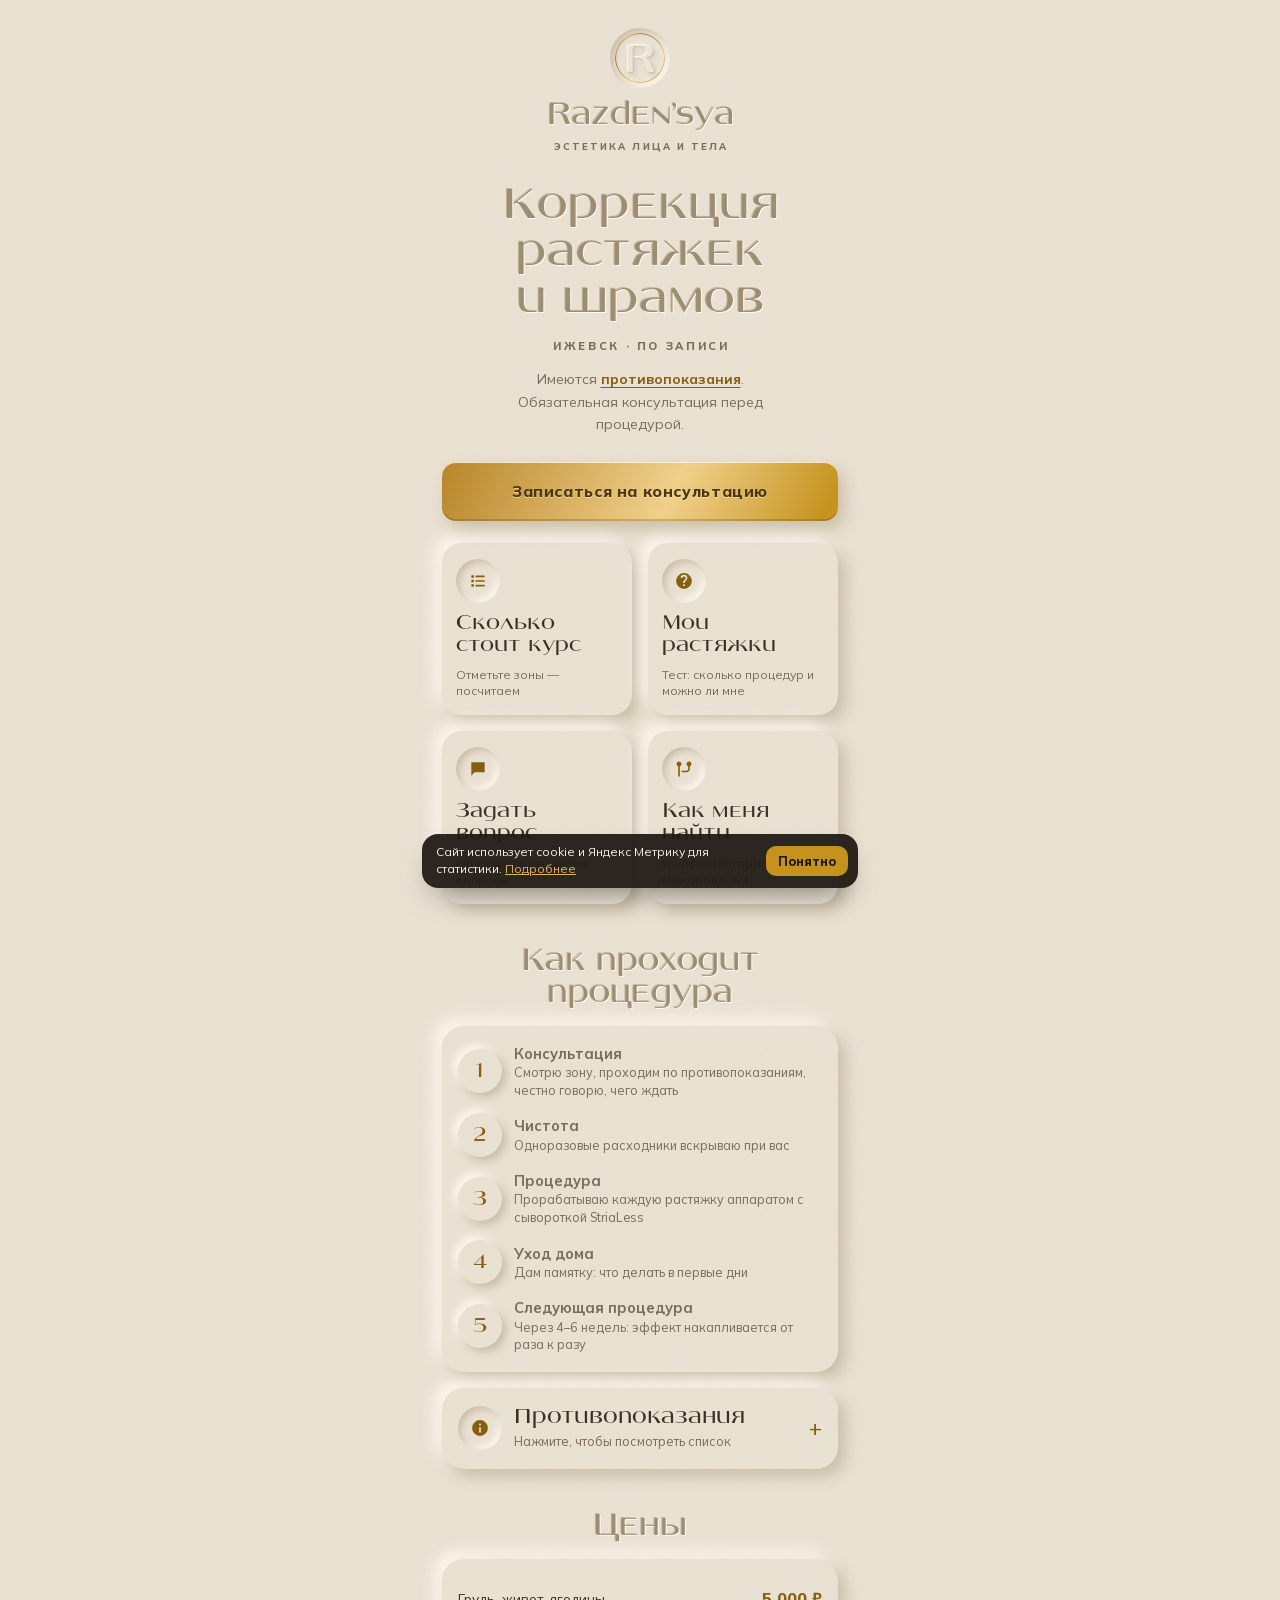
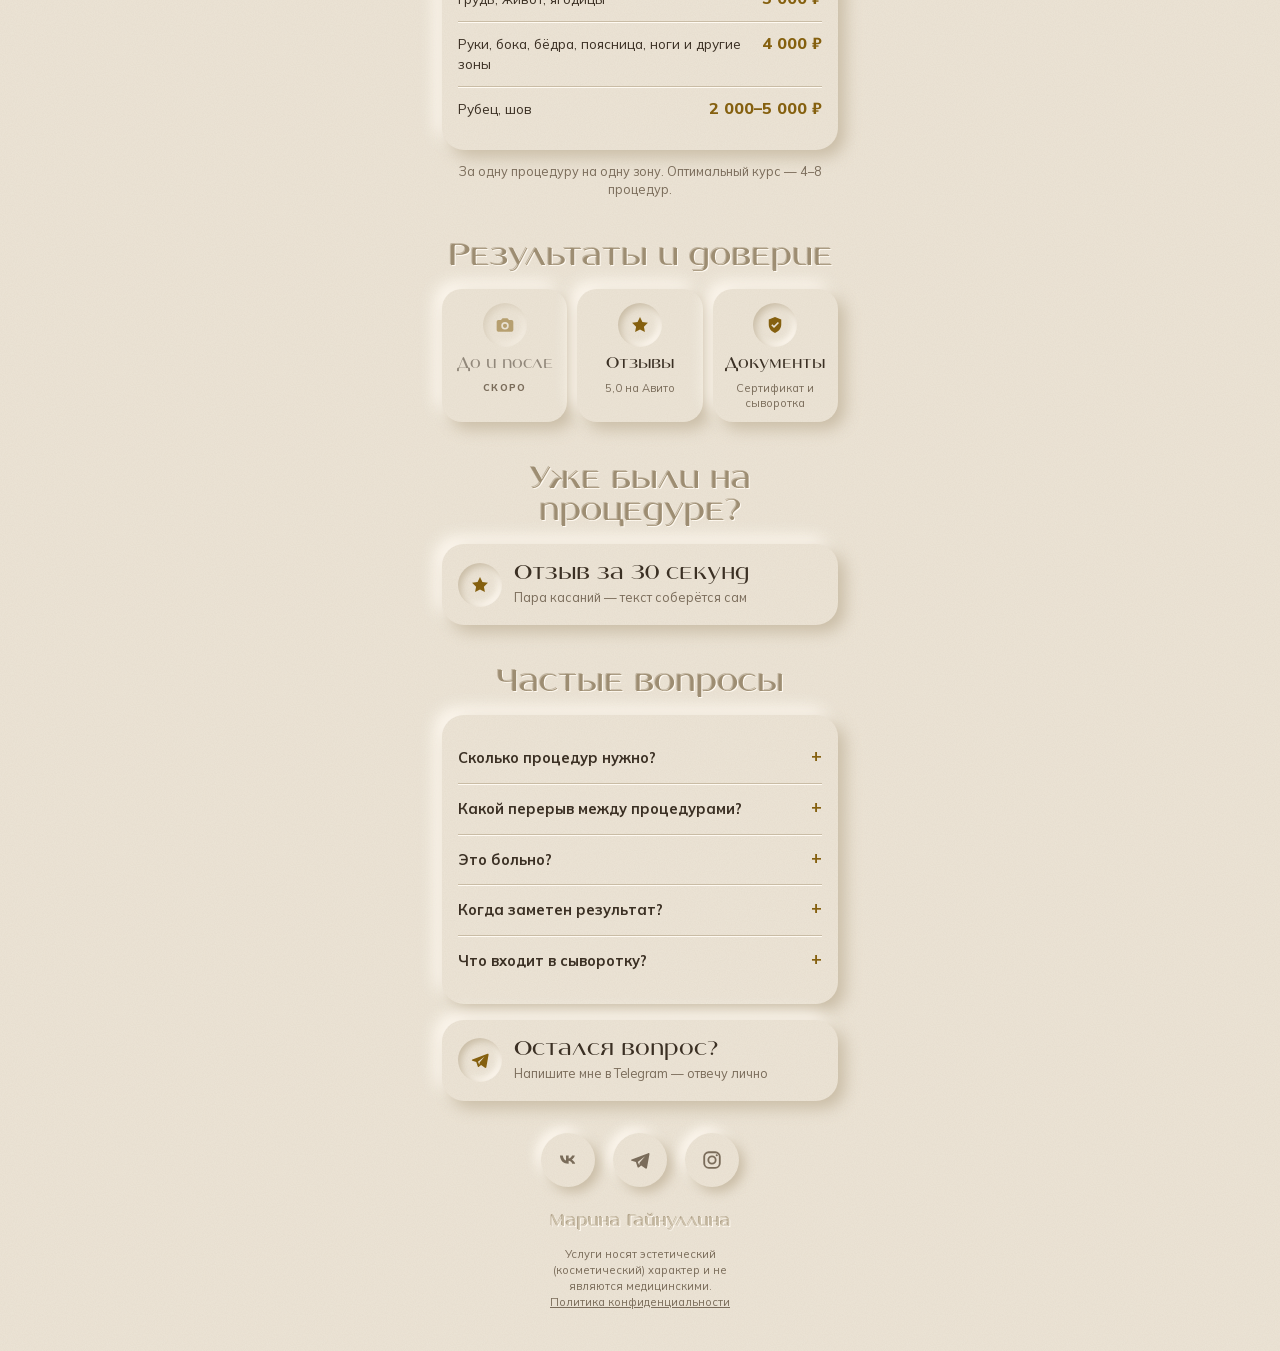
<file: index.html>
<!doctype html>
<html lang="ru">
<head>
<meta charset="utf-8">
<meta name="viewport" content="width=device-width, initial-scale=1, viewport-fit=cover">
<title>Razden’sya · коррекция растяжек и шрамов, Ижевск</title>
<meta name="description" content="Коррекция растяжек и шрамов в Ижевске: аппарат и сыворотка StriaLess. Цены, тест «Мои растяжки», запись к Марине.">
<meta property="og:title" content="Razden’sya · коррекция растяжек и шрамов">
<meta property="og:description" content="Ижевск, по записи. Цены, тест «Мои растяжки» и запись к Марине.">
<meta property="og:image" content="https://razdensya18.ru/img/shapka.jpg">
<link rel="preload" href="common/mulish-cyrillic.woff2" as="font" type="font/woff2" crossorigin>
<link rel="stylesheet" href="common/brand.css">
<style>
/* Тиснение: плотный хлопковый картон. При открытии пресс выдавливает монограмму, плитки поднимаются из бумаги, по фольге кнопки пробегает блеск */
:root { --card: #ece4d6; --hi: #fffaf2; --lo: #c9bca5; --ink: #3b3024; --soft: #7a6c5a;
  --grain: url("data:image/svg+xml;utf8,<svg xmlns='http://www.w3.org/2000/svg' width='160' height='160'><filter id='n'><feTurbulence type='fractalNoise' baseFrequency='.9' numOctaves='2' stitchTiles='stitch'/><feColorMatrix values='0 0 0 0 .35  0 0 0 0 .28  0 0 0 0 .18  0 0 0 .08 0'/></filter><rect width='100%' height='100%' filter='url(%23n)'/></svg>") }
html, body { background: var(--card) var(--grain) }
body { color: var(--ink) }
.wrap { max-width: 440px; margin: 0 auto; padding: 28px max(22px, env(safe-area-inset-left, 0px)) 40px; text-align: center }
.head { display: grid; justify-items: center; gap: 12px; text-align: center }
.seal { position: relative; width: 60px; height: 60px; border-radius: 50%; display: grid; place-items: center; box-shadow: inset 3px 3px 7px var(--lo), inset -3px -3px 7px var(--hi); animation: deboss 1.6s cubic-bezier(.3,0,.2,1) .2s both }
@keyframes deboss { from { box-shadow: inset 0 0 0 var(--lo), inset 0 0 0 var(--hi) } }
.seal::before { content: ""; position: absolute; inset: 5px; border-radius: 50%; border: 1.2px solid transparent; background: linear-gradient(140deg, #e9c56f, #8f6c22, #e9c56f, #b8862a) border-box; -webkit-mask: linear-gradient(#000 0 0) padding-box, linear-gradient(#000 0 0); -webkit-mask-composite: xor; mask-composite: exclude; animation: spin 14s linear infinite, ring 1.2s ease 1s both }
@keyframes spin { to { transform: rotate(360deg) } }
@keyframes ring { from { opacity: 0 } }
.seal span { font: 400 42px/1 var(--f-display); color: var(--card); text-shadow: -1px -1px 1px var(--hi), 1px 1px 2px var(--lo), 2px 3px 5px rgba(80,60,30,.12); transform: translateY(3px); animation: press 1.6s cubic-bezier(.3,0,.2,1) .5s both }
@keyframes press { 0% { text-shadow: 0 0 0 var(--hi), 0 0 0 var(--lo), 0 0 0 transparent; transform: translateY(3px) scale(1.12); opacity: .4 } 55% { transform: translateY(3px) scale(.96) } 100% { transform: translateY(3px) } }
.brand { animation: show .8s ease .3s both }
.brand b { display: block; font: 400 32px/1 var(--f-display); color: #9d8d72; text-shadow: 1px 1px 0 var(--hi), -1px -1px 0 rgba(120,100,70,.35) }
.brand small { display: block; margin-top: 7px; padding-left: .22em; font-size: 9.5px; font-weight: 800; letter-spacing: .22em; text-transform: uppercase; color: var(--soft) }
.title { margin: 30px 0 0; font: 400 clamp(36px, 10.6vw, 46px)/1.02 var(--f-display); color: #9d8d72; text-shadow: 1px 1px 0 var(--hi), -1px -1px 0 rgba(120,100,70,.35); text-wrap: balance; animation: show .8s ease .35s both }
@keyframes show { from { opacity: 0; letter-spacing: .08em } }
.slogan { margin: 14px 0 0; padding-left: .24em; font-size: 11px; font-weight: 800; letter-spacing: .24em; text-transform: uppercase; color: var(--soft); animation: show .8s ease .45s both }
.intro { margin: 14px auto 0; font-size: 14px; line-height: 1.6; color: var(--soft); max-width: 31ch; animation: show .8s ease .55s both }
.foil { position: relative; overflow: hidden; display: block; margin: 26px 0 0; padding: 18px; border-radius: 14px; text-decoration: none;
  background: linear-gradient(115deg, #b8862a 0%, #f0d08a 30%, #c5921e 50%, #f3dc9c 70%, #a8791c 100%); background-size: 200% 100%;
  color: #4a3810; font-weight: 800; font-size: 15.5px; letter-spacing: .04em; text-shadow: 0 1px 0 rgba(255,240,200,.6);
  box-shadow: 0 1px 0 rgba(255,250,235,.8) inset, 0 -2px 0 rgba(90,60,10,.25) inset, 6px 8px 16px rgba(120,90,40,.25); animation: foil 4.5s ease-in-out infinite }
@keyframes foil { 50% { background-position: 100% 0 } }
/* плитки поднимаются из бумаги: тень растёт */
.rv .tile[data-reveal], .rv .emb[data-reveal] { opacity: 1; transform: translateY(6px); box-shadow: 0 0 0 var(--lo), 0 0 0 var(--hi); transition: box-shadow 1s cubic-bezier(.2,.8,.2,1), transform 1s cubic-bezier(.2,.8,.2,1); transition-delay: calc(var(--i, 0) * 110ms) }
.rv .tile[data-reveal].in, .rv .emb[data-reveal].in { transform: none; box-shadow: 7px 7px 16px var(--lo), -7px -7px 16px var(--hi) }
.tiles { margin: 22px 0 0; display: grid; grid-template-columns: 1fr 1fr; gap: 16px; text-align: left }
.tile, .emb { background: var(--card) var(--grain); box-shadow: 7px 7px 16px var(--lo), -7px -7px 16px var(--hi) }
.tile { display: grid; gap: 10px; align-content: start; padding: 16px 14px; border-radius: 20px; text-decoration: none; color: var(--ink) }
.tile:active, .review:active { box-shadow: inset 5px 5px 12px var(--lo), inset -5px -5px 12px var(--hi) !important }
.dimple { width: 44px; height: 44px; border-radius: 50%; display: grid; place-items: center; color: var(--gold-t); box-shadow: inset 3px 3px 7px var(--lo), inset -3px -3px 7px var(--hi) }
.dimple svg { width: 20px; height: 20px; fill: currentColor }
.tile b { font: 400 21px/1.05 var(--f-display) }
.tile .d { font-size: 12px; color: var(--soft); line-height: 1.35 }
.trust { display: grid; grid-template-columns: repeat(3, minmax(0, 1fr)); gap: 10px }
.trust .tile { justify-items: center; text-align: center; gap: 8px; padding: 14px 6px 12px }
.trust .tile b { font-size: 16px; line-height: 1.1 }
.trust .tile .d { font-size: 11px }
.trust .soon .dimple, .trust .soon b { opacity: .5 }
.trust .soon .d { font-weight: 800; letter-spacing: .12em; text-transform: uppercase; font-size: 9.5px }
.h2 { margin: 42px 0 16px; font: 400 32px/1 var(--f-display); color: #9d8d72; text-shadow: 1px 1px 0 var(--hi), -1px -1px 0 rgba(120,100,70,.35) }
.emb { border-radius: 22px; padding: 18px 16px; text-align: left }
.steps { list-style: none; margin: 0; padding: 0; display: grid; gap: 14px; counter-reset: s }
.steps li { counter-increment: s; display: grid; grid-template-columns: 44px 1fr; gap: 12px; align-items: center }
.steps li::before { content: counter(s); width: 44px; height: 44px; border-radius: 50%; display: grid; place-items: center; font: 400 22px/1 var(--f-display); color: var(--gold-t); box-shadow: 4px 4px 9px var(--lo), -4px -4px 9px var(--hi) }
.steps b { display: block; font-size: 14.5px }
.steps span { display: block; font-size: 12.5px; color: var(--soft); line-height: 1.4 }
.price div { display: grid; grid-template-columns: 1fr auto; gap: 12px; align-items: baseline; padding: 12px 0; border-bottom: 1px solid var(--lo); box-shadow: 0 1px 0 var(--hi) }
.price div:last-child { border-bottom: 0; box-shadow: none }
.price span { font-size: 13.5px }
.price b { font: 800 16px/1 var(--f-body); color: var(--gold-t); white-space: nowrap }
.note { margin: 12px 0 0; font-size: 12.5px; color: var(--soft) }
.review { display: grid; grid-template-columns: 44px 1fr; gap: 12px; align-items: center; text-decoration: none; color: var(--ink) }
.review b { display: block; font: 400 22px/1.05 var(--f-display) }
.review .d { display: block; margin-top: 3px; font-size: 12.5px; color: var(--soft) }
.faq details { border-bottom: 1px solid var(--lo); box-shadow: 0 1px 0 var(--hi) }
.faq details:last-child { border-bottom: 0; box-shadow: none }
.faq summary { list-style: none; cursor: pointer; padding: 14px 0; display: flex; justify-content: space-between; gap: 10px; font-weight: 700; font-size: 14.5px }
.faq summary::-webkit-details-marker { display: none }
.faq summary::after { content: "+"; color: var(--gold-t); font-size: 18px; line-height: 1; transition: transform .3s }
.faq details[open] summary::after { transform: rotate(45deg) }
.faq p a { color: var(--gold-t); font-weight: 800 }
.faq p { margin: 0 0 12px; font-size: 13px; line-height: 1.5; color: var(--soft) }
.links { display: flex; justify-content: center; gap: 18px; margin: 32px 0 0 }
.links a { width: 54px; height: 54px; border-radius: 50%; display: grid; place-items: center; color: var(--soft); box-shadow: 5px 5px 12px var(--lo), -5px -5px 12px var(--hi) }
.links a:active { box-shadow: inset 4px 4px 9px var(--lo), inset -4px -4px 9px var(--hi) }
.links svg { width: 22px; height: 22px; fill: currentColor }
.legal a { color: var(--soft) }
.intro a { color: var(--gold-t); font-weight: 700; text-underline-offset: 3px }
.contra { margin-top: 16px; scroll-margin-top: 24px }
.contra p a { color: var(--gold-t); font-weight: 800 }
.ask { margin-top: 16px }
.contra summary { list-style: none; cursor: pointer; display: grid; grid-template-columns: 44px 1fr auto; gap: 12px; align-items: center }
.contra summary::-webkit-details-marker { display: none }
.contra summary::after { content: "+"; color: var(--gold-t); font-size: 22px; line-height: 1; transition: transform .3s }
.contra[open] summary::after { transform: rotate(45deg) }
.contra summary b { display: block; font: 400 22px/1.05 var(--f-display) }
.contra summary .d { display: block; margin-top: 3px; font-size: 12.5px; color: var(--soft) }
.contra ul { margin: 14px 0 0; padding: 12px 0 0 18px; border-top: 1px solid var(--lo); box-shadow: inset 0 1px 0 var(--hi) }
.contra li { margin: 0 0 4px; font-size: 13.5px; line-height: 1.45 }
.contra li::marker { color: var(--gold-t) }
.contra p { margin: 10px 0 0; font-size: 12.5px; line-height: 1.45; color: var(--soft) }
.legal { margin: 14px auto 0; max-width: 30ch; font-size: 11px; line-height: 1.45; color: var(--soft) }
.sign { margin: 24px 0 0; font: 400 17px/1.3 var(--f-display); color: #cbbfa9; text-shadow: 1px 1px 0 var(--hi), -1px -1px 0 #b1a38a }
@media (prefers-reduced-motion: reduce) { .seal, .seal::before, .seal span, .brand, .title, .slogan, .intro, .foil { animation: none } }
</style>
<script>(function(m,e,t,r,i,k,a){m[i]=m[i]||function(){(m[i].a=m[i].a||[]).push(arguments)};m[i].l=1*new Date();for(var j=0;j<document.scripts.length;j++){if(document.scripts[j].src===r){return}}k=e.createElement(t),a=e.getElementsByTagName(t)[0],k.async=1,k.src=r,a.parentNode.insertBefore(k,a)})(window,document,"script","https://mc.yandex.ru/metrika/tag.js?id=113952603","ym");ym(113952603,"init",{ssr:true,clickmap:true,referrer:document.referrer,url:location.href,accurateTrackBounce:true,trackLinks:true});</script>
<noscript><div><img src="https://mc.yandex.ru/watch/113952603" style="position:absolute;left:-9999px" alt=""></div></noscript>
</head>
<body data-site="tisnenie">
<main class="wrap">
  <header class="head">
    <div class="seal" aria-hidden="true"><span>R</span></div>
    <div class="brand"><b>Razden’sya</b><small>Эстетика лица и тела</small></div>
  </header>
  <h1 class="title">Коррекция растяжек и шрамов</h1>
  <p class="slogan">Ижевск · по записи</p>
  <p class="intro">Имеются <a href="#protivopokazaniya">противопоказания</a>. Обязательная консультация перед процедурой.</p>
  <a class="foil" href="https://dikidi.ru/2193435" data-book>Записаться на консультацию</a>
  <div class="tiles">
    <a class="tile" data-reveal="0" href="kalkulyator.html"><span class="dimple" data-icon="list"></span><b>Сколько стоит курс</b><span class="d">Отметьте зоны — посчитаем</span></a>
    <a class="tile" data-reveal="1" href="test.html"><span class="dimple" data-icon="help"></span><b>Мои растяжки</b><span class="d">Тест: сколько процедур и можно ли мне</span></a>
    <a class="tile" data-reveal="2" href="chat.html"><span class="dimple" data-icon="chat"></span><b>Задать вопрос</b><span class="d">Мои ответы на частые вопросы</span></a>
    <a class="tile" data-reveal="3" href="kak-doiti.html"><span class="dimple" data-icon="route"></span><b>Как меня найти</b><span class="d">ул. Архитектора Сергея Макарова, 6/1</span></a>
  </div>

  <h2 class="h2">Как проходит процедура</h2>
  <div class="emb" data-reveal><ol class="steps">
    <li><span><b>Консультация</b><span>Смотрю зону, проходим по противопоказаниям, честно говорю, чего ждать</span></span></li>
    <li><span><b>Чистота</b><span>Одноразовые расходники вскрываю при вас</span></span></li>
    <li><span><b>Процедура</b><span>Прорабатываю каждую растяжку аппаратом с сывороткой StriaLess</span></span></li>
    <li><span><b>Уход дома</b><span>Дам памятку: что делать в первые дни</span></span></li>
    <li><span><b>Следующая процедура</b><span>Через 4–6 недель: эффект накапливается от раза к разу</span></span></li>
  </ol></div>
  <details class="emb contra" id="protivopokazaniya" data-reveal><summary><span class="dimple" data-icon="info"></span><span><b>Противопоказания</b><span class="d">Нажмите, чтобы посмотреть список</span></span></summary>
    <ul><li>СПИД, ВИЧ</li><li>Гепатиты</li><li>Беременность</li><li>Лактация до шести месяцев</li><li>Сахарный диабет I типа</li><li>Тромбофлебит</li><li>Гемофилия</li><li>Псориаз</li><li>Почечная и печёночная недостаточность</li><li>Склонность к келоидным рубцам</li><li>Период проведения лучевой и химиотерапии</li><li>Эпилепсия</li><li>Бронхиальная астма</li><li>ОРЗ/ОРВИ, повышенная температура тела</li><li>Герпес</li><li>Гнойничковые высыпания и воспаления в зоне проведения процедуры</li></ul>
    <p>Если что-то из списка про вас — <a href="https://t.me/razdensya18" data-ask="Здравствуйте, Марина! Хочу уточнить по противопоказаниям: ">напишите мне в Telegram</a> до записи, обсудим.</p>
  </details>

  <h2 class="h2">Цены</h2>
  <div class="emb price" data-reveal><div><span>Грудь, живот, ягодицы</span><b>5 000 ₽</b></div><div><span>Руки, бока, бёдра, поясница, ноги и другие зоны</span><b>4 000 ₽</b></div><div><span>Рубец, шов</span><b>2 000–5 000 ₽</b></div></div>
  <p class="note">За одну процедуру на одну зону. Оптимальный курс — 4–8 процедур.</p>

  <h2 class="h2">Результаты и доверие</h2>
  <div class="trust">
    <div class="tile soon" data-reveal="0"><span class="dimple" data-icon="camera"></span><b>До и после</b><span class="d">скоро</span></div>
    <a class="tile" data-reveal="1" href="otzyvy.html"><span class="dimple" data-icon="star"></span><b>Отзывы</b><span class="d">5,0 на Авито</span></a>
    <a class="tile" data-reveal="2" href="dokumenty.html"><span class="dimple" data-icon="shield"></span><b>Документы</b><span class="d">Сертификат и сыворотка</span></a>
  </div>

  <h2 class="h2">Уже были на процедуре?</h2>
  <a class="emb review" data-reveal href="otzyv.html"><span class="dimple" data-icon="star"></span><span><b>Отзыв за 30 секунд</b><span class="d">Пара касаний — текст соберётся сам</span></span></a>

  <h2 class="h2">Частые вопросы</h2>
  <div class="emb faq" data-reveal>
    <details><summary>Сколько процедур нужно?</summary><p>Оптимально 4–8 процедур на одну зону. Точное число скажу на консультации, когда посмотрю растяжки.</p></details>
    <details><summary>Какой перерыв между процедурами?</summary><p>Не меньше 4 и не больше 6 недель. Так коже хватает времени на восстановление, и при этом не теряется накопительный эффект.</p></details>
    <details><summary>Это больно?</summary><p>Интенсивность ощущений зависит от зоны обработки и индивидуального восприятия. При желании можно нанести крем-анестетик перед процедурой.</p></details>
    <details><summary>Когда заметен результат?</summary><p>Эффект накопительный: растяжки становятся менее заметными от процедуры к процедуре, поэтому важно проходить курс без больших перерывов. Стереть растяжку полностью не может ни одна методика.</p></details>
    <details><summary>Что входит в сыворотку?</summary><p>Работаю с сывороткой StriaLess: ПДРН, трегалоза, гиалуроновая и молочная кислоты, витамин C, пантенол, аллантоин, экстракты центеллы, алоэ и зелёного чая. <a href="sostav.html">Состав и что делает каждый компонент</a></p></details>
  </div>

  <a class="emb review ask" data-reveal href="https://t.me/razdensya18" data-ask="Здравствуйте, Марина! У меня вопрос: "><span class="dimple" data-icon="tg"></span><span><b>Остался вопрос?</b><span class="d">Напишите мне в Telegram — отвечу лично</span></span></a>

  <nav class="links" aria-label="Контакты">
    <a href="https://vk.ru/razdensya_18" target="_blank" rel="noopener" aria-label="Группа ВКонтакте" data-icon="vk"></a>
    <a href="https://t.me/razdensya18" target="_blank" rel="noopener" aria-label="Telegram" data-icon="tg"></a>
    <a href="https://instagram.com/razdensya18" target="_blank" rel="noopener" aria-label="Instagram" data-icon="ig"></a>
  </nav>
  <p class="sign">Марина Гайнуллина</p>
  <p class="legal">Услуги носят эстетический (косметический) характер и не являются медицинскими.<br><a href="politika.html">Политика конфиденциальности</a></p>
</main>
<script src="common/brand.js"></script>
<script>
// ссылка «противопоказания» в шапке раскрывает список
document.querySelector('.intro a').addEventListener("click", function () { document.getElementById("protivopokazaniya").open = true });
if (location.hash == "#protivopokazaniya") document.getElementById("protivopokazaniya").open = true;
</script>
</body>
</html>
</file>
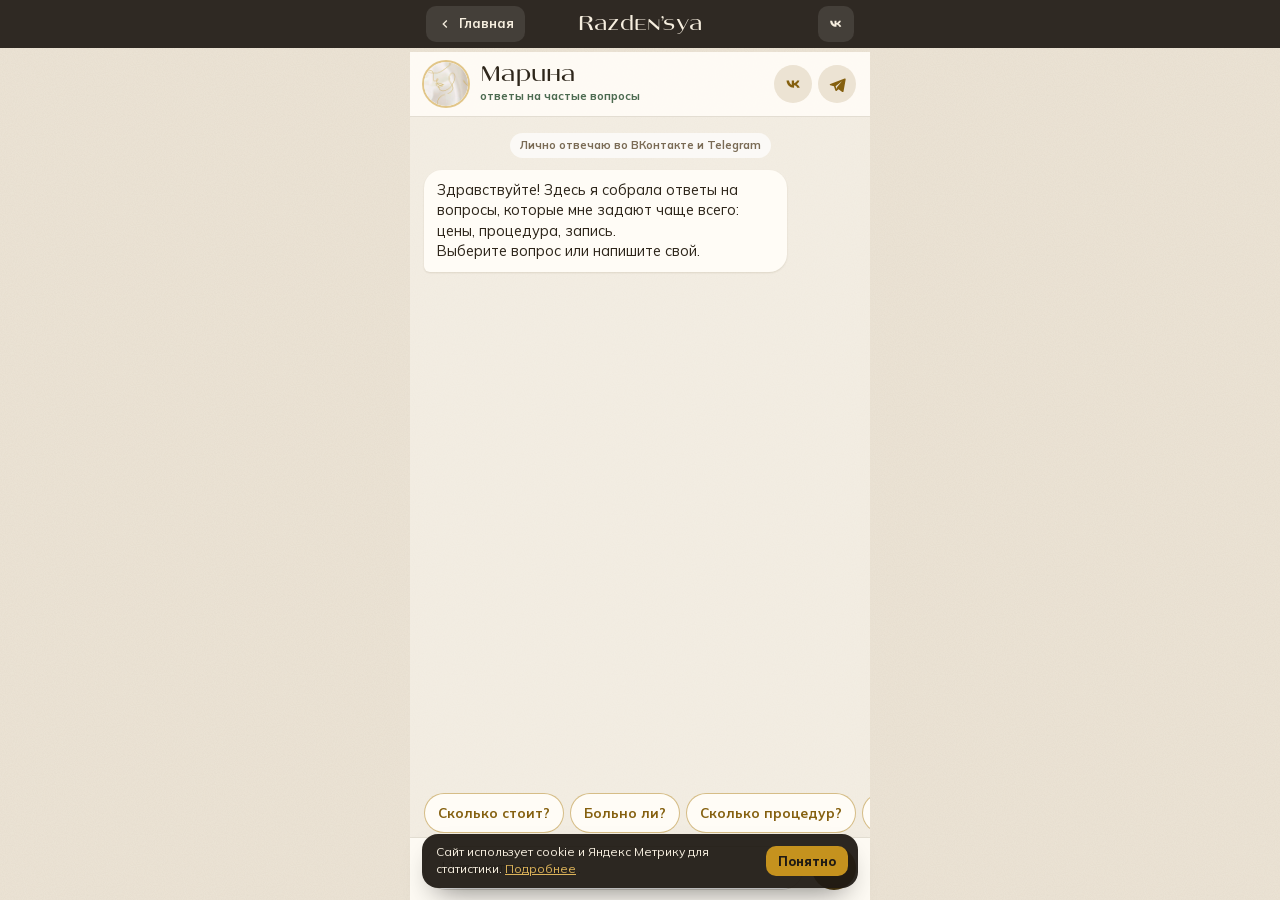
<file: chat.html>
<!doctype html>
<html lang="ru">
<head>
<meta charset="utf-8">
<meta name="viewport" content="width=device-width, initial-scale=1, viewport-fit=cover">
<title>Частые вопросы · Razden’sya</title>
<link rel="preload" href="common/mulish-cyrillic.woff2" as="font" type="font/woff2" crossorigin>
<link rel="stylesheet" href="common/brand.css">
<style>
body { display: flex; flex-direction: column; height: 100vh; height: 100dvh; min-height: 0 }
.app { flex: 1; min-height: 0; display: flex; flex-direction: column; width: 100%; max-width: var(--col); margin: 0 auto; background: rgba(250,246,238,.55) }
.head { display: flex; align-items: center; gap: 12px; padding: 10px max(14px, env(safe-area-inset-right, 0px)) 10px max(14px, env(safe-area-inset-left, 0px)); background: rgba(255,252,246,.92); border-bottom: 1px solid var(--line) }
.head img { width: 44px; height: 44px; border-radius: 50%; box-shadow: 0 0 0 2px rgba(197,146,30,.5) }
.head b { display: block; font-size: 15px }
.head .ttl { display: block; font: 400 23px/1.05 var(--f-display); color: var(--ink) }
.head span { font-size: 11.5px; color: var(--ok); font-weight: 700 }
.head .links { margin-left: auto; display: flex; gap: 6px }
.head .links a { width: 38px; height: 38px; border-radius: 50%; background: var(--cream-2); display: grid; place-items: center; color: var(--gold-t) }
.head .links svg { width: 19px; height: 19px; fill: currentColor }
.feed { flex: 1; min-height: 0; overflow-y: auto; padding: 16px max(14px, env(safe-area-inset-right, 0px)) 10px max(14px, env(safe-area-inset-left, 0px)); display: flex; flex-direction: column; gap: 8px; scroll-behavior: smooth }
.daytag { align-self: center; font-size: 11px; font-weight: 700; color: var(--muted); background: rgba(255,255,255,.7); padding: 4px 10px; border-radius: 999px; margin-bottom: 4px }
.msg { max-width: 84%; padding: 10px 13px; border-radius: 18px; font-size: 14.5px; line-height: 1.42; white-space: pre-line; animation: pop .2s ease }
@keyframes pop { from { opacity: 0; transform: translateY(6px) } }
.bot { align-self: flex-start; background: var(--paper); border-bottom-left-radius: 6px; box-shadow: 0 1px 2px rgba(74,56,16,.12) }
.me { align-self: flex-end; background: var(--brown); color: #fff8ea; border-bottom-right-radius: 6px }
.bot ul { margin: 6px 0 0; padding-left: 18px; white-space: normal }
.bot .price { display: grid; gap: 3px; margin-top: 6px; white-space: normal }
.bot .price div { display: flex; justify-content: space-between; gap: 10px; font-size: 13.5px }
.bot .price b { white-space: nowrap; font-variant-numeric: tabular-nums }
.bot .act { margin-top: 10px; min-height: 42px; font-size: 14px; width: 100% }
.typing { align-self: flex-start; background: var(--paper); border-radius: 18px; padding: 12px 14px; display: flex; gap: 4px }
.typing i { width: 7px; height: 7px; border-radius: 50%; background: #c2b49c; animation: dot 1s infinite }
.typing i:nth-child(2) { animation-delay: .15s } .typing i:nth-child(3) { animation-delay: .3s }
@keyframes dot { 50% { transform: translateY(-4px); background: var(--gold) } }
.quick { display: flex; gap: 6px; overflow-x: auto; scrollbar-width: none; padding: 8px max(14px, env(safe-area-inset-right, 0px)) 4px max(14px, env(safe-area-inset-left, 0px)) }
.quick::-webkit-scrollbar { display: none }
.quick .chip { flex: none; border-color: rgba(181,138,44,.55); color: var(--gold-t); font-weight: 700 }
.quick .chip.done { background: var(--brown); color: #fff8ea }
.bar { display: flex; gap: 8px; padding: 8px max(14px, env(safe-area-inset-right, 0px)) calc(10px + env(safe-area-inset-bottom, 0px)) max(14px, env(safe-area-inset-left, 0px)); background: rgba(255,252,246,.95); border-top: 1px solid var(--line) }
.bar input { flex: 1; min-width: 0; min-height: 44px; border-radius: 22px; border: 1px solid rgba(74,56,16,.2); background: #fff; padding: 0 16px; font-size: 15px }
.bar button { width: 44px; height: 44px; border-radius: 50%; border: 0; background: var(--g-btn); display: grid; place-items: center; cursor: pointer; flex: none }
.bar button svg { width: 20px; height: 20px; fill: #fff }
body.pv { padding-top: calc(52px + env(safe-area-inset-top, 0px)) }
</style>
<script>(function(m,e,t,r,i,k,a){m[i]=m[i]||function(){(m[i].a=m[i].a||[]).push(arguments)};m[i].l=1*new Date();for(var j=0;j<document.scripts.length;j++){if(document.scripts[j].src===r){return}}k=e.createElement(t),a=e.getElementsByTagName(t)[0],k.async=1,k.src=r,a.parentNode.insertBefore(k,a)})(window,document,"script","https://mc.yandex.ru/metrika/tag.js?id=113952603","ym");ym(113952603,"init",{ssr:true,clickmap:true,referrer:document.referrer,url:location.href,accurateTrackBounce:true,trackLinks:true});</script>
<noscript><div><img src="https://mc.yandex.ru/watch/113952603" style="position:absolute;left:-9999px" alt=""></div></noscript>
</head>
<body data-page="06" data-site="tisnenie">
<div class="app">
  <header class="head">
    <img src="img/avatar.jpg" alt="" width="44" height="44">
    <div><b class="ttl">Марина</b><span style="display:block">ответы на частые вопросы</span></div>
    <div class="links"><a href="https://vk.me/razdensya18" target="_blank" rel="noopener" aria-label="ВКонтакте" data-icon="vk"></a><a href="https://t.me/razdensya18" target="_blank" rel="noopener" aria-label="Telegram" data-icon="tg"></a></div>
  </header>
  <div class="feed" id="feed" aria-live="polite"><span class="daytag">Лично отвечаю во ВКонтакте и Telegram</span></div>
  <div class="quick" id="quick"></div>
  <form class="bar" id="bar"><input id="inp" placeholder="Напишите вопрос…" autocomplete="off" aria-label="Вопрос"><button aria-label="Отправить" data-icon="send"></button></form>
</div>
<script src="common/brand.js"></script>
<script>
(function () {
  var R = Razden, feed = document.getElementById("feed"), quick = document.getElementById("quick");
  var lead = { zones: [] }, mode = null;
  var MENU = ["Сколько стоит?", "Больно ли?", "Сколько процедур?", "Как подготовиться?", "Кому нельзя?", "Записаться", "Написать мне"];

  function add(cls, html) { var d = document.createElement("div"); d.className = "msg " + cls; d.innerHTML = html; feed.appendChild(d); feed.scrollTop = feed.scrollHeight; return d }
  function say(html, chips, after) {
    quick.innerHTML = "";
    // без «печатает…»: это заранее собранные ответы, а не живая переписка
    setTimeout(function () { var m = add("bot", html); if (after) after(m); setChips(chips || MENU) }, 250);
  }
  function setChips(list) { quick.innerHTML = list.map(function (c) { return '<button type="button" class="chip">' + c + "</button>" }).join("") }
  function me(text) { add("me", R.esc(text)) }

  var A = {
    "Сколько стоит?": function () {
      say("Цена за одну процедуру на одну зону:<div class='price'>" + R.zones.map(function (z) { return "<div><span>" + z.name + "</span><b>" + R.price(z) + "</b></div>" }).join("") + "</div>", ["Посчитать мой курс", "Записаться", "Больно ли?", "Сколько процедур?"]);
    },
    "Посчитать мой курс": function () { mode = "calc"; lead.zones = []; say("Отметьте зоны и нажмите «Готово».", zoneChips()) },
    "Больно ли?": function () { say("Интенсивность ощущений зависит от зоны обработки и индивидуального восприятия. При желании можно нанести крем-анестетик перед процедурой.", ["Сколько процедур?", "Как подготовиться?", "Записаться"]) },
    "Сколько процедур?": function () { say("Оптимально 4–8 процедур на одну зону. Перерыв между ними — от 4 до 6 недель: так не теряется накопительный эффект. Свежим растяжкам обычно нужно меньше, старым белым — больше. Точное число скажу на консультации, когда посмотрю растяжки.\n\nПервые дни коже нужен бережный уход — дам памятку. Результат копится от процедуры к процедуре. Полностью стереть растяжку не может ни одна методика, а сделать её заметно менее видимой — можно.", ["Сколько стоит?", "Записаться"]) },
    "Как подготовиться?": function () { say("<b>За день:</b> без скрабов, кислот и спиртовых средств в зоне, без алкоголя.<br><b>В день процедуры:</b> кожа чистая и сухая, без масел, крема, дезодоранта и парфюма. Свободная одежда, кофе лучше не пить.", ["Кому нельзя?", "Записаться"]) },
    "Кому нельзя?": function () { say("Не провожу процедуру при беременности и кормлении грудью. При простуде, герпесе или воспалении в зоне — переносим запись.\n\nЕсть и другие противопоказания, они зависят от здоровья в целом — подробно разбираю их на консультации. Если есть хронические заболевания или сомневаетесь, напишите мне — подскажу, подходит ли вам процедура.", ["Написать мне", "Записаться"]) },
    // запись — в DIKIDI: там свободные окна и подтверждение
    "Записаться": function () { say("Записаться можно онлайн: выберите день и время, запись сразу придёт мне.<a class='btn btn-gold act' href='" + R.contacts.dikidi + "' target='_blank' rel='noopener'>Записаться онлайн</a>", ["Как подготовиться?", "Написать мне", "В начало"]) },
    "Написать мне": function () { R.send("Здравствуйте, Марина! У меня вопрос: ") },
    "В начало": function () { mode = null; say("Что ещё подсказать?") }
  };
  function zoneChips() { return R.zones.map(function (z) { return z.name }).concat(["Готово"]) }

  function onChip(text, btn) {
    if (mode === "calc") {
      if (text !== "Готово") {
        var z = R.zones.filter(function (x) { return x.name === text })[0], k = lead.zones.indexOf(z.id);
        if (k > -1) lead.zones.splice(k, 1); else lead.zones.push(z.id);
        btn.classList.toggle("done", k === -1); return;
      }
      if (!lead.zones.length) { R.toast("Отметьте хотя бы одну зону"); return }
      var names = lead.zones.map(function (id) { return R.zone(id).name });
      me(names.join(", "));
      var one = lead.zones.reduce(function (s, id) { return s + R.zone(id).price }, 0); mode = null;
      say("За один визит: <b>" + R.rub(one) + "</b>.\nЗа курс из 4 процедур: <b>" + R.rub(one * 4) + "</b>, из 8: <b>" + R.rub(one * 8) + "</b>.\nТочное число процедур скажу на консультации.", ["Записаться", "В начало"]);
      return;
    }
    me(text);
    (A[text] || A["В начало"])();
  }
  quick.addEventListener("click", function (e) { var b = e.target.closest(".chip"); if (b) onChip(b.textContent, b) });

  document.getElementById("bar").addEventListener("submit", function (e) {
    e.preventDefault();
    var inp = document.getElementById("inp"), v = inp.value.trim(); if (!v) return;
    inp.value = ""; me(v);
    var low = v.toLowerCase(), hit = low.match(/цен|стоит|сколько стоит|прайс/) ? "Сколько стоит?" : low.match(/боль/) ? "Больно ли?" : low.match(/сколько|процедур|курс/) ? "Сколько процедур?" : low.match(/подготов/) ? "Как подготовиться?" : low.match(/нельзя|противопок|беремен|корм/) ? "Кому нельзя?" : low.match(/запис/) ? "Записаться" : null;
    if (hit) { A[hit](); return }
    say("На этот вопрос лучше отвечу лично. Отправьте его мне одной кнопкой.<button type='button' class='btn btn-gold act'>Отправить вопрос</button>", MENU, function (m) { m.querySelector(".act").onclick = function () { R.send("Здравствуйте, Марина! Вопрос с сайта: " + v) } });
  });

  say("Здравствуйте! Здесь я собрала ответы на вопросы, которые мне задают чаще всего: цены, процедура, запись.\nВыберите вопрос или напишите свой.");
})();
</script>
</body>
</html>
</file>
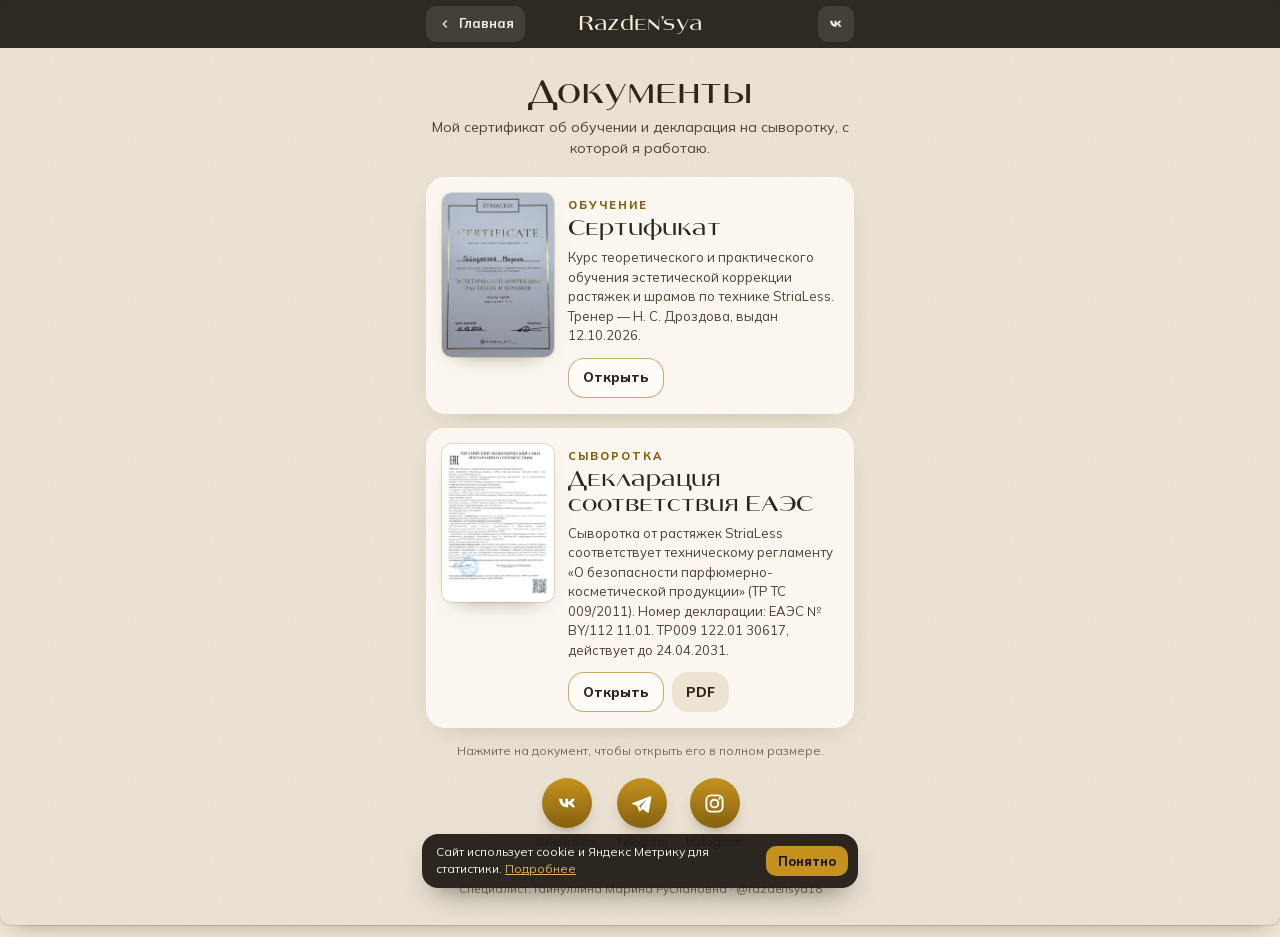
<file: dokumenty.html>
<!doctype html>
<html lang="ru">
<head>
<meta charset="utf-8">
<meta name="viewport" content="width=device-width, initial-scale=1, viewport-fit=cover">
<title>Документы · Razden’sya</title>
<link rel="preload" href="common/mulish-cyrillic.woff2" as="font" type="font/woff2" crossorigin>
<link rel="stylesheet" href="common/brand.css">
<style>
/* Документы: сертификат Марины и декларация на сыворотку (состав — отдельно, sostav.html). Превью открывают полный размер, PDF — оригинал */
h1 { margin: 6px 0 4px; font: 400 36px/1.02 var(--f-display); text-align: center }
.lead { margin: 0 0 18px; text-align: center; font-size: 14px; color: var(--text) }
.doc { display: grid; grid-template-columns: 112px 1fr; gap: 14px; align-items: start; margin-bottom: 14px }
.doc.two { grid-template-columns: 1fr }
.thumbs { display: flex; gap: 10px }
.pv { display: block; flex: 0 0 112px; border-radius: 10px; overflow: hidden; background: #fff; box-shadow: 0 0 0 1px var(--line), 0 10px 22px -16px rgba(74,56,16,.7) }
.pv img { display: block; width: 100%; height: auto }
.doc h2 { margin: 2px 0 6px; font: 400 23px/1.08 var(--f-display) }
.doc p { margin: 0 0 12px; font-size: 13px; line-height: 1.5; color: var(--text) }
.doc .num { font-variant-numeric: tabular-nums; white-space: nowrap }
.doc p { overflow-wrap: anywhere }
.acts { display: flex; flex-wrap: wrap; gap: 8px }
.acts .btn { min-height: 40px; padding: 0 14px; font-size: 13.5px; width: auto }
.fine { margin: 6px 8px 18px; text-align: center; font-size: 12px; color: var(--muted) }
</style>
<script>(function(m,e,t,r,i,k,a){m[i]=m[i]||function(){(m[i].a=m[i].a||[]).push(arguments)};m[i].l=1*new Date();for(var j=0;j<document.scripts.length;j++){if(document.scripts[j].src===r){return}}k=e.createElement(t),a=e.getElementsByTagName(t)[0],k.async=1,k.src=r,a.parentNode.insertBefore(k,a)})(window,document,"script","https://mc.yandex.ru/metrika/tag.js?id=113952603","ym");ym(113952603,"init",{ssr:true,clickmap:true,referrer:document.referrer,url:location.href,accurateTrackBounce:true,trackLinks:true});</script>
<noscript><div><img src="https://mc.yandex.ru/watch/113952603" style="position:absolute;left:-9999px" alt=""></div></noscript>
</head>
<body data-page="docs" data-site="tisnenie">
<main class="col">
  <h1>Документы</h1>
  <p class="lead">Мой сертификат об обучении и декларация на сыворотку, с которой я работаю.</p>

  <section class="card doc">
    <a class="pv" href="docs/sertifikat.jpg" target="_blank" rel="noopener"><img src="docs/sertifikat-mini.jpg" alt="Сертификат StriaLess о прохождении обучения, Гайнуллина Марина" width="112" height="158" loading="lazy"></a>
    <div>
      <span class="eyebrow">обучение</span>
      <h2>Сертификат</h2>
      <p>Курс теоретического и практического обучения эстетической коррекции растяжек и шрамов по технике StriaLess. Тренер — Н. С. Дроздова, выдан <span class="num">12.10.2026</span>.</p>
      <div class="acts"><a class="btn btn-line" href="docs/sertifikat.jpg" target="_blank" rel="noopener">Открыть</a></div>
    </div>
  </section>

  <section class="card doc">
    <a class="pv" href="docs/declaration.jpg" target="_blank" rel="noopener"><img src="docs/declaration-mini.jpg" alt="Декларация о соответствии ЕАЭС на сыворотку от растяжек STRIALESS" width="112" height="158" loading="lazy"></a>
    <div>
      <span class="eyebrow">сыворотка</span>
      <h2>Декларация соответствия ЕАЭС</h2>
      <p>Сыворотка от растяжек StriaLess соответствует техническому регламенту «О безопасности парфюмерно-косметической продукции» (ТР ТС 009/2011). Номер декларации: ЕАЭС № BY/112&nbsp;11.01. ТР009&nbsp;122.01&nbsp;30617, действует до <span class="num">24.04.2031</span>.</p>
      <div class="acts"><a class="btn btn-line" href="docs/declaration.jpg" target="_blank" rel="noopener">Открыть</a><a class="btn btn-soft" href="docs/declaration-strialess.pdf" target="_blank" rel="noopener">PDF</a></div>
    </div>
  </section>

  <p class="fine">Нажмите на документ, чтобы открыть его в полном размере.</p>
  <div class="contacts"></div>
  <p class="signature"></p>
</main>
<script src="common/brand.js"></script>
</body>
</html>
</file>
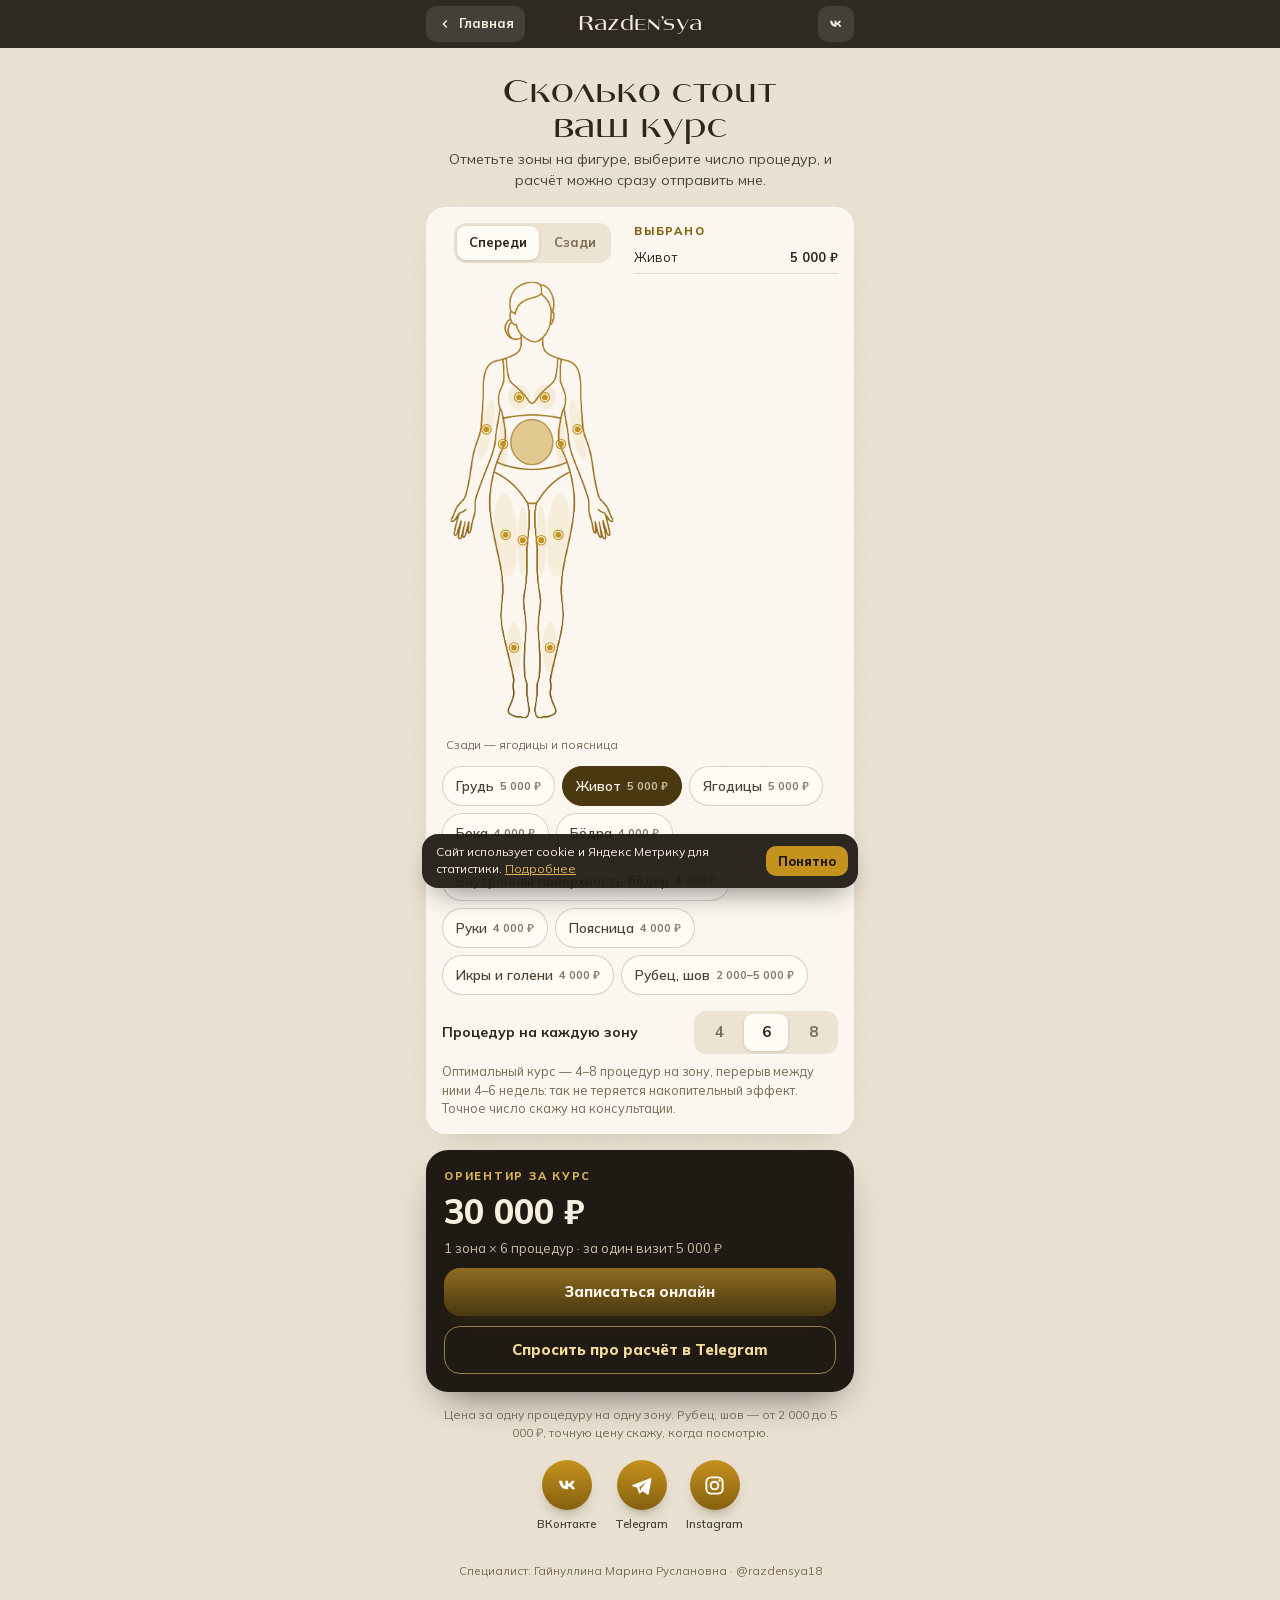
<file: kalkulyator.html>
<!doctype html>
<html lang="ru">
<head>
<meta charset="utf-8">
<meta name="viewport" content="width=device-width, initial-scale=1, viewport-fit=cover">
<title>Калькулятор курса · Razden’sya</title>
<link rel="preload" href="common/mulish-cyrillic.woff2" as="font" type="font/woff2" crossorigin>
<link rel="stylesheet" href="common/brand.css">
<link rel="preload" as="image" href="img/figura-back.png">
<style>
.top { text-align: center; padding: 22px 0 6px; display: grid; gap: 6px; justify-items: center }
.top .logo-text { font-size: 46px }
.top .slogan { font: 400 13px/1.3 var(--f-display); color: #6e5520 }
h1 { margin: 14px 0 4px; font: 400 34px/1.02 var(--f-display); text-align: center; text-wrap: balance }
.lead { text-align: center; color: var(--text); font-size: 14px; margin: 0 0 16px }
.body-card { display: grid; grid-template-columns: 160px 1fr; gap: 12px; align-items: start }
.seg { display: inline-flex; background: var(--cream-2); border-radius: 12px; padding: 3px; gap: 3px }
.seg button { border: 0; background: none; border-radius: 9px; padding: 7px 12px; font-weight: 700; font-size: 13px; color: var(--muted); cursor: pointer }
.seg button[aria-pressed="true"] { background: var(--paper); color: var(--ink); box-shadow: 0 1px 3px rgba(74,56,16,.2) }
.fig-wrap { display: grid; gap: 10px; justify-items: center }
/* фигура — лайн-арт Nano Banana Pro (подготовить-фигуру.py), зоны рисуются поверх в пикселях картинки 495×1248 */
.fig { position: relative; width: 160px; aspect-ratio: 495 / 1248 }
.fig img, .fig svg { position: absolute; inset: 0; width: 100%; height: 100% }
.fig svg { overflow: visible }
.fig.turn { animation: turn .42s ease-in-out }
@keyframes turn { 50% { transform: scaleX(.04) } }
.z { cursor: pointer; -webkit-tap-highlight-color: transparent; outline: none }
.z .hit { fill: transparent; stroke: transparent; stroke-width: 36 }
.z .area { fill: rgba(197,146,30,.1); stroke: transparent; stroke-width: 4; transition: fill .2s, stroke .2s }
.z:hover .area { fill: rgba(197,146,30,.22) }
.z.on .area { fill: rgba(197,146,30,.46); stroke: rgba(133,96,15,.55) }
.z:focus-visible .area { stroke: var(--brown); stroke-width: 6 }
.z .dot { fill: #c5921e; transition: opacity .2s }
.z .ring { fill: none; stroke: #c5921e; stroke-width: 3; transform-box: fill-box; transform-origin: center; animation: ping 2.4s ease-out infinite }
.z.on .dot, .z.on .ring { opacity: 0 }
@keyframes ping { 0% { transform: scale(.6); opacity: .9 } 80%, 100% { transform: scale(2.3); opacity: 0 } }
.fig-hint { margin: 0; font-size: 11.5px; color: var(--muted); text-align: center; line-height: 1.35; max-width: 160px }
@media (min-width: 420px) { .body-card { grid-template-columns: 180px 1fr } .fig { width: 180px } .fig-hint { max-width: 180px } }
@media (prefers-reduced-motion: reduce) { .z .ring, .fig.turn { animation: none } }
.picked h2 { margin: 0 0 8px; font-size: 11px; font-weight: 800; letter-spacing: .16em; text-transform: uppercase; color: var(--gold-t) }
.picked ul { list-style: none; margin: 0; padding: 0; display: grid; gap: 6px }
.picked li { display: grid; grid-template-columns: 1fr auto; gap: 6px; font-size: 13px; padding-bottom: 6px; border-bottom: 1px solid var(--line) }
.picked li b { font-variant-numeric: tabular-nums; white-space: nowrap }
.picked .empty { font-size: 13px; color: var(--muted); line-height: 1.45 }
.chips { display: flex; flex-wrap: wrap; gap: 7px; margin-top: 14px }
.chip small { font-weight: 700; opacity: .7 }
.count { margin-top: 16px; display: grid; gap: 8px }
.count .row { display: flex; align-items: center; justify-content: space-between; gap: 10px }
.count label { font-weight: 700; font-size: 14px }
.count .seg button { min-width: 44px; font-size: 15px }
.count p { margin: 0; font-size: 12.5px; color: var(--muted) }
.total { margin-top: 16px; background: var(--dark); color: #f7efdf; border-radius: 22px; padding: 18px; display: grid; gap: 10px; box-shadow: 0 18px 40px -18px rgba(0,0,0,.6) }
.total .k { font-size: 11px; font-weight: 800; letter-spacing: .16em; text-transform: uppercase; color: #dcb35a }
.total .sum { font-size: 34px; font-weight: 800; line-height: 1; font-variant-numeric: tabular-nums }
.total .sub { font-size: 13px; color: #cdbfa5 }
.total .btn-line { background: transparent; color: #f3dc9c; border-color: rgba(220,179,90,.65) }
.note { font-size: 12px; color: var(--muted); text-align: center; margin: 14px 8px 18px }
</style>
<script>(function(m,e,t,r,i,k,a){m[i]=m[i]||function(){(m[i].a=m[i].a||[]).push(arguments)};m[i].l=1*new Date();for(var j=0;j<document.scripts.length;j++){if(document.scripts[j].src===r){return}}k=e.createElement(t),a=e.getElementsByTagName(t)[0],k.async=1,k.src=r,a.parentNode.insertBefore(k,a)})(window,document,"script","https://mc.yandex.ru/metrika/tag.js?id=113952603","ym");ym(113952603,"init",{ssr:true,clickmap:true,referrer:document.referrer,url:location.href,accurateTrackBounce:true,trackLinks:true});</script>
<noscript><div><img src="https://mc.yandex.ru/watch/113952603" style="position:absolute;left:-9999px" alt=""></div></noscript>
</head>
<body data-page="01" data-site="tisnenie">
<main class="col">
  <header class="top">
    <span class="logo-text">Razden’sya</span>
    <span class="slogan">Коррекция растяжек и шрамов · Эстетика лица и тела</span>
  </header>

  <h1>Сколько стоит ваш курс</h1>
  <p class="lead">Отметьте зоны на фигуре, выберите число процедур, и расчёт можно сразу отправить мне.</p>

  <section class="card">
    <div class="body-card">
      <div class="fig-wrap">
        <div class="seg" role="group" aria-label="Сторона">
          <button type="button" data-side="front" aria-pressed="true">Спереди</button>
          <button type="button" data-side="back" aria-pressed="false">Сзади</button>
        </div>
        <div class="fig" id="fig" role="group" aria-label="Фигура с зонами">
          <img id="figImg" src="img/figura-front.png" alt="" width="495" height="1248">
          <svg id="figZ" viewBox="0 0 495 1248"></svg>
        </div>
        <p class="fig-hint" id="figHint"></p>
      </div>
      <div class="picked" aria-live="polite">
        <h2>Выбрано</h2>
        <div id="picked"></div>
      </div>
    </div>
    <div class="chips" id="chips" aria-label="Все зоны"></div>

    <div class="count">
      <div class="row">
        <label id="cnt-l">Процедур на каждую зону</label>
        <div class="seg" role="group" aria-labelledby="cnt-l" id="cnt">
          <button type="button" data-c="4" aria-pressed="false">4</button>
          <button type="button" data-c="6" aria-pressed="true">6</button>
          <button type="button" data-c="8" aria-pressed="false">8</button>
        </div>
      </div>
      <p>Оптимальный курс — 4–8 процедур на зону, перерыв между ними 4–6 недель: так не теряется накопительный эффект. Точное число скажу на консультации.</p>
    </div>
  </section>

  <section class="total" aria-live="polite">
    <span class="k">Ориентир за курс</span>
    <span class="sum" id="sum">0 ₽</span>
    <span class="sub" id="sub">Выберите хотя бы одну зону</span>
    <a class="btn btn-gold" data-book href="https://dikidi.ru/2193435">Записаться онлайн</a>
    <button type="button" class="btn btn-line" id="go" disabled>Спросить про расчёт в Telegram</button>
  </section>

  <p class="note">Цена за одну процедуру на одну зону. Рубец, шов — от 2 000 до 5 000 ₽, точную цену скажу, когда посмотрю.</p>
  <div class="contacts"></div>
  <p class="signature"></p>
</main>
<script src="common/brand.js"></script>
<script>
(function () {
  var R = Razden, picked = R.get("calc-zones", ["zhivot"]), count = R.get("calc-count", 6);
  if ([4, 6, 8].indexOf(count) < 0) count = 6; // раньше считали по 1–3 процедуры
  var chips = document.getElementById("chips"), side = "front";
  // Зоны поверх фигуры: [центр x, центр y, полуось x, полуось y, наклон] в пикселях картинки 495×1248
  var FIG = {
    front: { img: "img/figura-front.png", hint: "Сзади — ягодицы и поясница",
      zones: [["ruki", [[122, 430, 16, 85, 12], [373, 430, 16, 85, -12]]], ["boka", [[168, 470, 13, 70, 0], [327, 470, 13, 70, 0]]],
        ["zhivot", [[247, 465, 58, 62, 0]]], ["bedra", [[175, 720, 32, 115, -3], [320, 720, 32, 115, 3]]], ["vnutr", [[222, 735, 13, 95, 0], [273, 735, 13, 95, 0]]],
        ["grud", [[212, 342, 30, 34, 0], [283, 342, 30, 34, 0]]], ["ikry", [[198, 1030, 20, 70, 0], [297, 1030, 20, 70, 0]]]] },
    back: { img: "img/figura-back.png", hint: "Спереди — грудь, живот и внутренняя поверхность бёдер",
      zones: [["ruki", [[121, 440, 16, 85, 5], [374, 440, 16, 85, -5]]], ["boka", [[158, 500, 11, 50, 0], [337, 500, 11, 50, 0]]],
        ["poyasnica", [[247, 478, 72, 42, 0]]], ["bedra", [[195, 790, 38, 95, 0], [300, 790, 38, 95, 0]]], ["ikry", [[200, 1020, 26, 72, 0], [295, 1020, 26, 72, 0]]],
        ["yagodicy", [[201, 612, 42, 48, 0], [294, 612, 42, 48, 0]]]] }
  };
  function ell(e, cls) { return '<ellipse class="' + cls + '" cx="' + e[0] + '" cy="' + e[1] + '" rx="' + e[2] + '" ry="' + e[3] + '"' + (e[4] ? ' transform="rotate(' + e[4] + " " + e[0] + " " + e[1] + ')"' : "") + "/>" }
  function drawFig() {
    var f = FIG[side];
    document.getElementById("figImg").src = f.img;
    document.getElementById("figHint").textContent = f.hint;
    document.getElementById("figZ").innerHTML = f.zones.map(function (z) {
      return '<g class="z" data-z="' + z[0] + '" tabindex="0" role="button" aria-label="' + R.zone(z[0]).name + '">' + z[1].map(function (e) {
        return ell(e, "area") + ell(e, "hit") + '<circle class="ring" cx="' + e[0] + '" cy="' + e[1] + '" r="13"/><circle class="dot" cx="' + e[0] + '" cy="' + e[1] + '" r="8"/>';
      }).join("") + "</g>";
    }).join("");
    render();
  }
  chips.innerHTML = R.zones.map(function (z) {
    return '<button type="button" class="chip" data-z="' + z.id + '" aria-pressed="false">' + z.name + " <small>" + R.price(z) + "</small></button>";
  }).join("");

  function toggle(id) {
    var k = picked.indexOf(id);
    if (k > -1) picked.splice(k, 1); else picked.push(id);
    render();
  }
  function render() {
    document.querySelectorAll("[data-z]").forEach(function (el) {
      var on = picked.indexOf(el.dataset.z) > -1;
      el.classList.toggle("on", on);
      if (el.classList.contains("chip")) el.setAttribute("aria-pressed", on);
      else el.setAttribute("aria-pressed", on);
    });
    var list = R.zones.filter(function (z) { return picked.indexOf(z.id) > -1 });
    var one = list.reduce(function (s, z) { return s + z.price }, 0);
    document.getElementById("picked").innerHTML = list.length
      ? "<ul>" + list.map(function (z) { return "<li><span>" + z.name + "</span><b>" + R.price(z) + "</b></li>" }).join("") + "</ul>"
      : '<p class="empty">Нажмите на зону на фигуре или выберите её ниже.</p>';
    document.querySelectorAll("#cnt button").forEach(function (b) { b.setAttribute("aria-pressed", +b.dataset.c === count) });
    var hasFrom = list.some(function (z) { return z.from });
    document.getElementById("sum").textContent = (hasFrom ? "от " : "") + R.rub(one * count);
    document.getElementById("sub").textContent = list.length
      ? list.length + " " + R.plural(list.length, "зона", "зоны", "зон") + " × " + count + " " + R.plural(count, "процедура", "процедуры", "процедур") + " · за один визит " + R.rub(one)
      : "Выберите хотя бы одну зону";
    document.getElementById("go").disabled = !list.length;
    R.set("calc-zones", picked); R.set("calc-count", count);
  }

  var figZ = document.getElementById("figZ");
  figZ.addEventListener("click", function (e) { var g = e.target.closest(".z"); if (g) toggle(g.dataset.z) });
  figZ.addEventListener("keydown", function (e) { var g = e.target.closest(".z"); if (g && (e.key === "Enter" || e.key === " ")) { e.preventDefault(); toggle(g.dataset.z) } });
  chips.addEventListener("click", function (e) { var b = e.target.closest(".chip"); if (b) toggle(b.dataset.z) });
  document.getElementById("cnt").addEventListener("click", function (e) { var b = e.target.closest("button"); if (b) { count = +b.dataset.c; render() } });
  // Спереди / Сзади: фигура «поворачивается» — сжимается по ширине, на середине меняется картинка и зоны
  document.querySelectorAll("[data-side]").forEach(function (b) {
    b.addEventListener("click", function () {
      if (b.dataset.side === side) return;
      side = b.dataset.side;
      document.querySelectorAll("[data-side]").forEach(function (x) { x.setAttribute("aria-pressed", x === b) });
      var f = document.getElementById("fig"), still = matchMedia("(prefers-reduced-motion: reduce)").matches;
      f.classList.remove("turn"); void f.offsetWidth; if (!still) f.classList.add("turn");
      setTimeout(drawFig, still ? 0 : 210);
    });
  });
  document.getElementById("go").addEventListener("click", function () {
    var list = R.zones.filter(function (z) { return picked.indexOf(z.id) > -1 });
    var one = list.reduce(function (s, z) { return s + z.price }, 0);
    var text = "Здравствуйте, Марина! Расчёт с сайта:\n" +
      list.map(function (z) { return "• " + z.name + " — " + R.price(z) }).join("\n") +
      "\nПроцедур на зону: " + count + "\nОриентир за курс: " + R.rub(one * count) + "\nМой вопрос: ";
    R.send(text);
  });
  drawFig();
})();
</script>
</body>
</html>
</file>
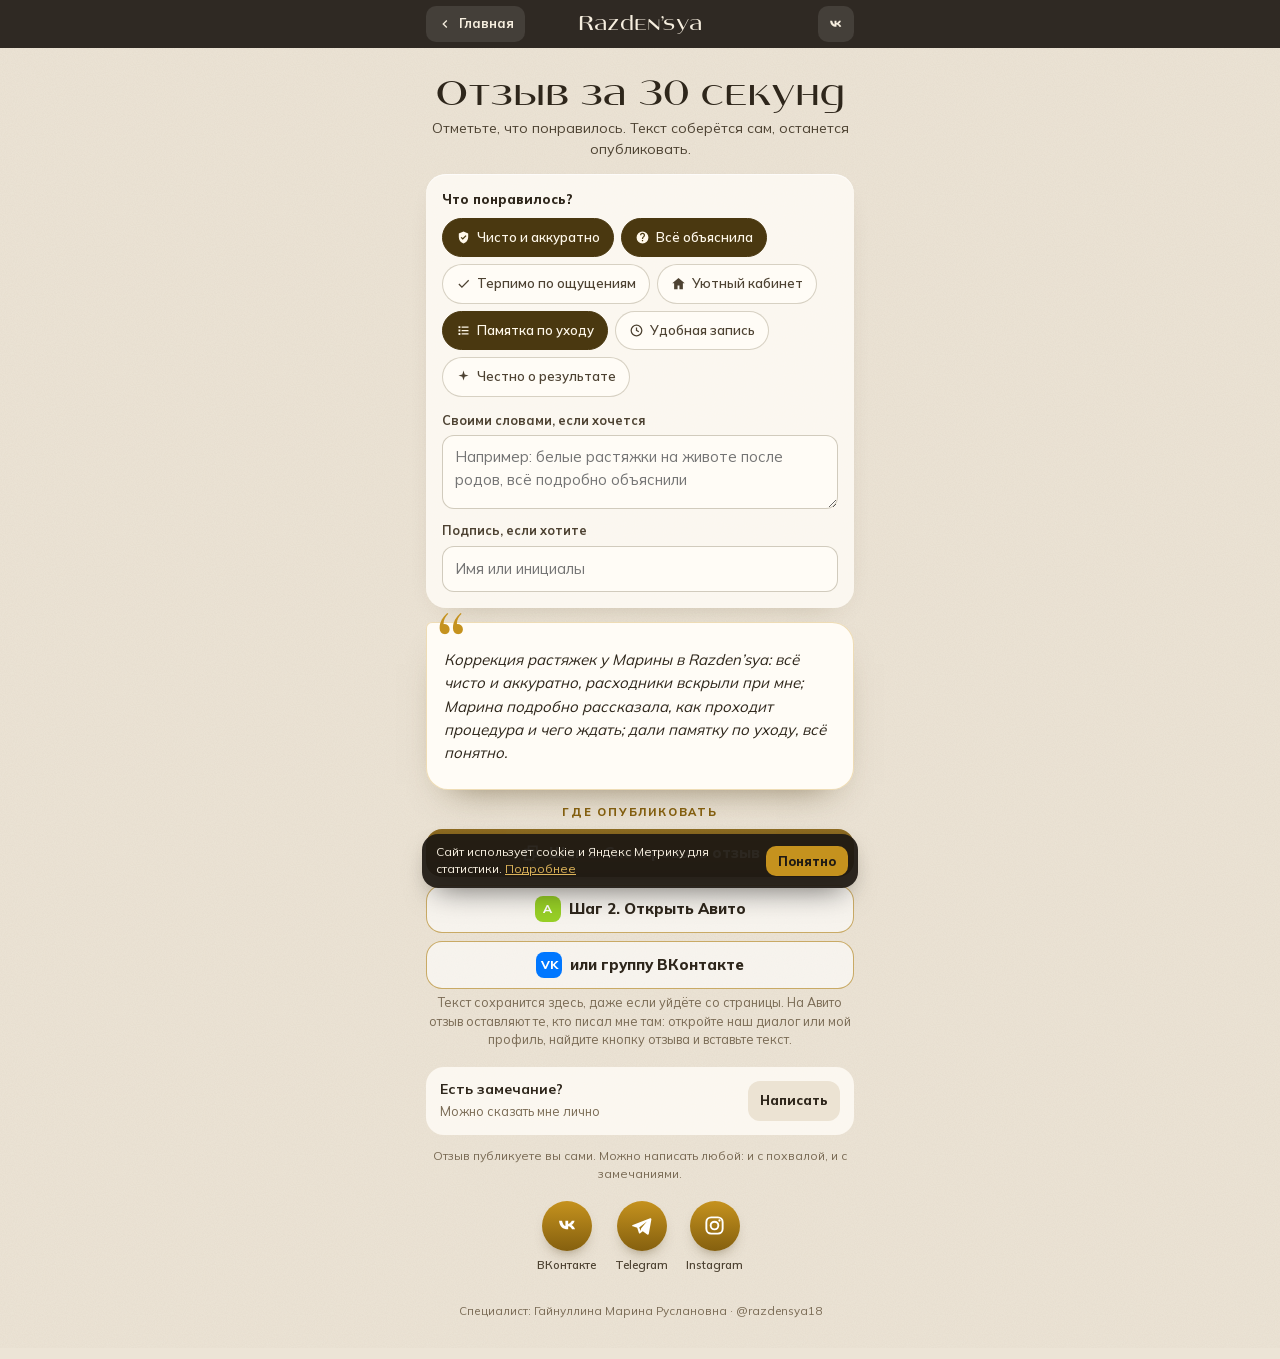
<file: otzyv.html>
<!doctype html>
<html lang="ru">
<head>
<meta charset="utf-8">
<meta name="viewport" content="width=device-width, initial-scale=1, viewport-fit=cover">
<title>Отзыв за 30 секунд · Razden’sya</title>
<link rel="preload" href="common/mulish-cyrillic.woff2" as="font" type="font/woff2" crossorigin>
<link rel="stylesheet" href="common/brand.css">
<style>
.top { text-align: center; padding: 22px 0 2px }
.top .logo-text { font-size: 30px }
h1 { margin: 6px 0 4px; font: 400 38px/1 var(--f-display); text-align: center; text-wrap: balance }
.lead { margin: 0 0 14px; text-align: center; font-size: 14px; color: var(--text) }
.q { margin: 0 0 8px; font-size: 13px; font-weight: 800; color: var(--ink) }
.chips { display: flex; flex-wrap: wrap; gap: 7px }
.chips .chip { font-size: 13px }
.chips .chip svg { width: 15px; height: 15px; fill: currentColor }
.row2 { display: grid; grid-template-columns: 1fr; gap: 12px; margin-top: 14px }
textarea.input { min-height: 74px; resize: vertical }
.letter { position: relative; margin-top: 14px; background: var(--paper); border-radius: 6px 22px 22px 22px; padding: 26px 18px 16px; box-shadow: 0 18px 36px -24px rgba(74,56,16,.7), inset 0 0 0 1px rgba(197,146,30,.3) }
.letter::before { content: "“"; position: absolute; top: -18px; left: 12px; font: 400 90px/1 var(--f-display); color: var(--gold) }
.letter p { margin: 0; font: italic 400 15px/1.55 var(--f-body); color: var(--ink); white-space: pre-line }
.letter .who { margin-top: 10px; font-size: 12.5px; font-weight: 800; color: var(--gold-t); font-style: normal }
.letter .empty { color: var(--muted) }
.where { margin-top: 14px; display: grid; gap: 8px }
.where .k { font-size: 11px; font-weight: 800; letter-spacing: .16em; text-transform: uppercase; color: var(--gold-t); text-align: center }
.where .btn .badge { width: 26px; height: 26px; border-radius: 8px; display: grid; place-items: center; font-size: 12px; font-weight: 800; color: #fff }
.private { margin-top: 14px; display: grid; grid-template-columns: 1fr auto; gap: 10px; align-items: center; background: var(--card); border-radius: 18px; padding: 12px 14px }
.private b { display: block; font-size: 14px } .private span { font-size: 12.5px; color: var(--muted) }
.private button { border: 0; background: var(--cream-2); border-radius: 12px; padding: 10px 12px; font-weight: 800; font-size: 13px; cursor: pointer }
.fine { font-size: 12px; color: var(--muted); text-align: center; margin: 12px 6px 0 }
.hint-copy { margin: -4px 0 4px; text-align: center; font-size: 12.5px; color: var(--muted) }
</style>
<script>(function(m,e,t,r,i,k,a){m[i]=m[i]||function(){(m[i].a=m[i].a||[]).push(arguments)};m[i].l=1*new Date();for(var j=0;j<document.scripts.length;j++){if(document.scripts[j].src===r){return}}k=e.createElement(t),a=e.getElementsByTagName(t)[0],k.async=1,k.src=r,a.parentNode.insertBefore(k,a)})(window,document,"script","https://mc.yandex.ru/metrika/tag.js?id=113952603","ym");ym(113952603,"init",{ssr:true,clickmap:true,referrer:document.referrer,url:location.href,accurateTrackBounce:true,trackLinks:true});</script>
<noscript><div><img src="https://mc.yandex.ru/watch/113952603" style="position:absolute;left:-9999px" alt=""></div></noscript>
</head>
<body data-page="14" data-site="tisnenie">
<main class="col">
  <header class="top"><span class="logo-text">Razden’sya</span></header>
  <h1>Отзыв за 30 секунд</h1>
  <p class="lead">Отметьте, что понравилось. Текст соберётся сам, останется опубликовать.</p>

  <section class="card">
    <p class="q">Что понравилось?</p>
    <div class="chips" id="likes"></div>
    <div class="row2">
      <div class="field"><label for="own">Своими словами, если хочется</label><textarea class="input" id="own" maxlength="300" placeholder="Например: белые растяжки на животе после родов, всё подробно объяснили"></textarea></div>
      <div class="field"><label for="nm">Подпись, если хотите</label><input class="input" id="nm" maxlength="30" placeholder="Имя или инициалы"></div>
    </div>
  </section>

  <div class="letter" aria-live="polite"><p id="txt"></p><div class="who" id="who"></div></div>

  <section class="where">
    <span class="k">где опубликовать</span>
    <button type="button" class="btn btn-gold" id="copyR" data-icon="copy"><span id="copyT">Шаг 1. Скопировать отзыв</span></button>
    <a class="btn btn-line" data-go="avito" target="_blank" rel="noopener"><span class="badge" style="background:#97cf26">А</span>Шаг 2. Открыть Авито</a>
    <a class="btn btn-line" data-go="vk" target="_blank" rel="noopener"><span class="badge" style="background:#0077ff">VK</span>или группу ВКонтакте</a>
    <p class="hint-copy">Текст сохранится здесь, даже если уйдёте со страницы. На Авито отзыв оставляют те, кто писал мне там: откройте наш диалог или мой профиль, найдите кнопку отзыва и вставьте текст.</p>
  </section>

  <section class="private">
    <div><b>Есть замечание?</b><span>Можно сказать мне лично</span></div>
    <button type="button" id="priv">Написать</button>
  </section>
  <p class="fine">Отзыв публикуете вы сами. Можно написать любой: и с похвалой, и с замечаниями.</p>

  <div class="contacts" style="margin-top:18px"></div>
  <p class="signature"></p>
</main>
<script src="common/brand.js"></script>
<script>
(function () {
  var R = Razden, $ = function (id) { return document.getElementById(id) };
  // Куда вести: страница ВКонтакте и карточки на картах — поправить при сборке
  var LINKS = { avito: R.contacts.avito, vk: R.contacts.vk };
  var LIKES = [
    ["shield", "Чисто и аккуратно", "всё чисто и аккуратно, расходники вскрыли при мне"],
    ["help", "Всё объяснила", "Марина подробно рассказала, как проходит процедура и чего ждать"],
    ["check", "Терпимо по ощущениям", "по ощущениям было вполне терпимо"],
    ["home", "Уютный кабинет", "в кабинете уютно и спокойно"],
    ["list", "Памятка по уходу", "дали памятку по уходу, всё понятно"],
    ["clock", "Удобная запись", "записаться было легко, приняли вовремя"],
    ["spark", "Честно о результате", "честно сказала, какого результата ждать, без обещаний «навсегда»"]
  ];
  var on = R.get("review-likes", [0, 1, 4]), copied = false;
  // черновик не пропадает: свои слова и подпись хранятся в телефоне, пока клиентка ходит на Авито и обратно
  $("own").value = R.get("review-own", ""); $("nm").value = R.get("review-nm", "");
  $("likes").innerHTML = LIKES.map(function (l, k) { return '<button type="button" class="chip" data-k="' + k + '">' + R.icon(l[0]) + l[1] + "</button>" }).join("");
  document.querySelectorAll("[data-go]").forEach(function (a) { a.href = LINKS[a.dataset.go] });

  function text() {
    var parts = on.slice().sort(function (a, b) { return a - b }).map(function (k) { return LIKES[k][2] });
    var t = "";
    if (parts.length) { t = "Коррекция растяжек у Марины в Razden’sya: " + parts.join("; ") + "."; t = t.charAt(0).toUpperCase() + t.slice(1) }
    var own = $("own").value.trim();
    if (own) t += (t ? "\n" : "") + own;
    return t;
  }
  function render() {
    document.querySelectorAll("#likes .chip").forEach(function (c) { c.classList.toggle("on", on.indexOf(+c.dataset.k) > -1) });
    var t = text(), nm = $("nm").value.trim();
    $("txt").textContent = t || "Отметьте хотя бы одну плашку или напишите пару слов";
    $("txt").classList.toggle("empty", !t);
    $("who").textContent = nm ? "— " + nm : "";
    R.set("review-likes", on); R.set("review-own", $("own").value); R.set("review-nm", nm);
    $("copyT").textContent = copied ? "Отзыв скопирован ✓" : "Шаг 1. Скопировать отзыв";
    $("copyR").className = "btn " + (copied ? "btn-soft" : "btn-gold");
    document.querySelector('[data-go="avito"]').className = "btn " + (copied ? "btn-gold" : "btn-line");
  }
  function full() { var nm = $("nm").value.trim(); return text() + (nm ? "\n— " + nm : "") }
  $("likes").addEventListener("click", function (e) { var b = e.target.closest(".chip"); if (!b) return; var k = +b.dataset.k, i = on.indexOf(k); if (i > -1) on.splice(i, 1); else on.push(k); copied = false; render() });
  $("own").addEventListener("input", function () { copied = false; render() }); $("nm").addEventListener("input", function () { copied = false; render() });
  // шаг 1 — отдельное нажатие: копирование в момент ухода в приложение Авито не успевает сработать
  $("copyR").addEventListener("click", function () {
    if (!text()) { R.toast("Сначала отметьте, что понравилось"); return }
    R.copy(full()).then(function (ok) {
      copied = ok; render();
      R.toast(ok ? "Отзыв скопирован — откройте Авито и вставьте его" : "Не получилось скопировать: выделите текст отзыва и скопируйте вручную");
    });
  });
  document.querySelector(".where").addEventListener("click", function (e) {
    var a = e.target.closest("[data-go]"); if (!a) return;
    if (!text()) { e.preventDefault(); R.toast("Сначала отметьте, что понравилось"); return }
    if (!copied) R.copy(full());
  });
  $("priv").addEventListener("click", function () { R.send("Марина, хочу поделиться впечатлением о процедуре: ", { title: "Написать мне лично" }) });
  render();
})();
</script>
</body>
</html>
</file>
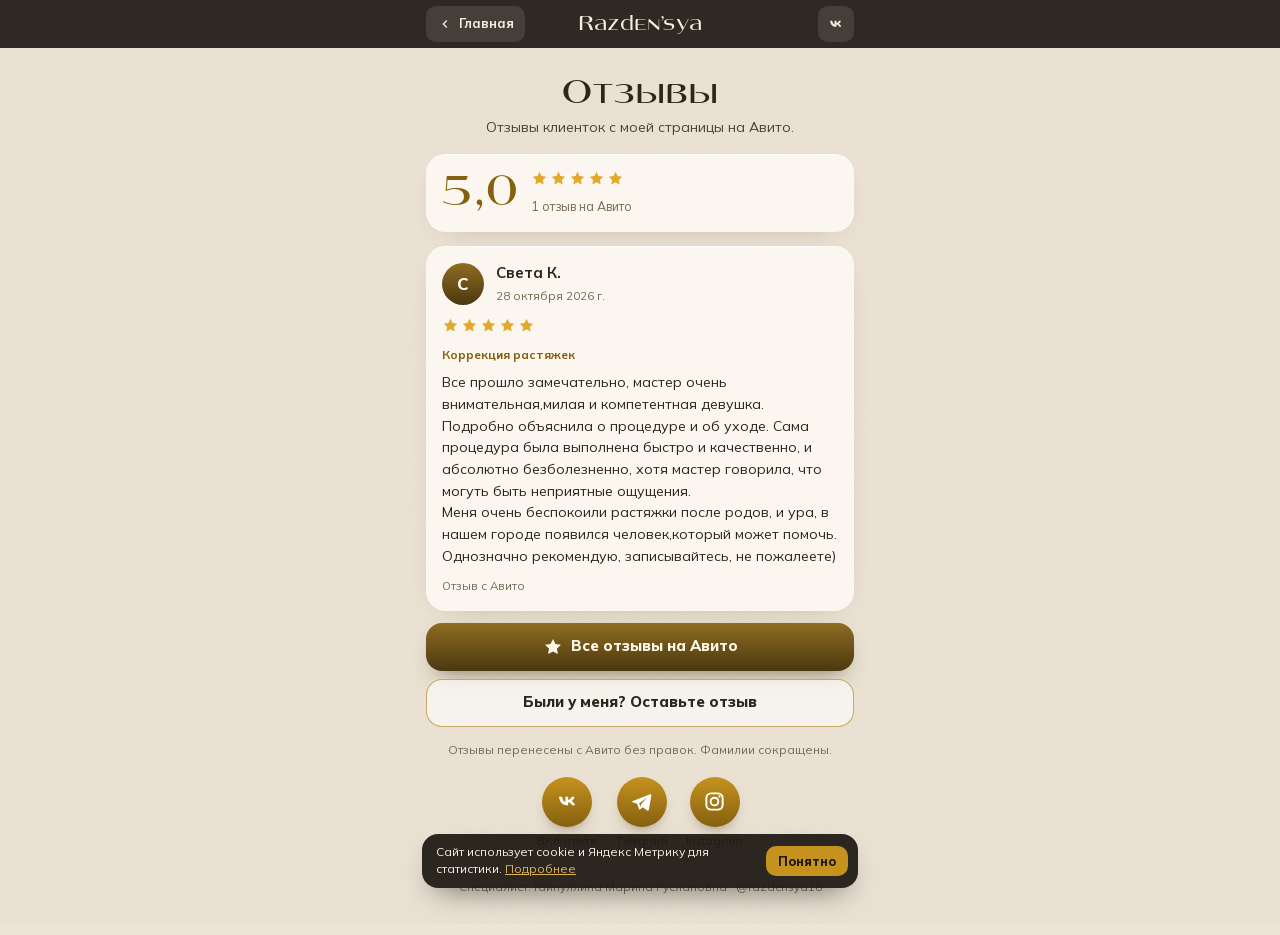
<file: otzyvy.html>
<!doctype html>
<html lang="ru">
<head>
<meta charset="utf-8">
<meta name="viewport" content="width=device-width, initial-scale=1, viewport-fit=cover">
<title>Отзывы · Razden’sya</title>
<link rel="preload" href="common/mulish-cyrillic.woff2" as="font" type="font/woff2" crossorigin>
<link rel="stylesheet" href="common/brand.css">
<style>
/* Отзывы клиенток с Авито. Новый отзыв — добавить запись в начало REVIEWS (дата, имя как на Авито с сокращённой фамилией, оценка, услуга, текст без правок) */
h1 { margin: 6px 0 4px; font: 400 36px/1.02 var(--f-display); text-align: center }
.lead { margin: 0 0 16px; text-align: center; font-size: 14px; color: var(--text) }
.sum { display: grid; grid-template-columns: auto 1fr; gap: 14px; align-items: center; margin-bottom: 14px }
.sum .big { font: 400 46px/1 var(--f-display); color: var(--gold-t) }
.sum small { display: block; font-size: 12.5px; color: var(--muted); margin-top: 3px }
.stars { display: inline-flex; gap: 2px; color: #e2a92b }
.stars svg { width: 17px; height: 17px; fill: currentColor }
.rev { margin-bottom: 12px }
.rev .who { display: grid; grid-template-columns: 42px 1fr; gap: 12px; align-items: center; margin-bottom: 10px }
.rev .ava { width: 42px; height: 42px; border-radius: 50%; display: grid; place-items: center; background: var(--g-btn); color: #fff8ea; font-weight: 800; font-size: 17px }
.rev b { display: block; font-size: 15px }
.rev .meta { font-size: 12px; color: var(--muted) }
.rev .svc { display: block; margin: 6px 0 8px; font-size: 12px; font-weight: 700; color: var(--gold-t) }
.rev p { margin: 0; font-size: 14px; line-height: 1.55; color: var(--ink); white-space: pre-line }
.src { display: block; margin-top: 10px; font-size: 11.5px; color: var(--muted) }
.acts { display: grid; gap: 8px; margin: 6px 0 14px }
.fine { margin: 0 8px 18px; text-align: center; font-size: 12px; color: var(--muted) }
</style>
<script>(function(m,e,t,r,i,k,a){m[i]=m[i]||function(){(m[i].a=m[i].a||[]).push(arguments)};m[i].l=1*new Date();for(var j=0;j<document.scripts.length;j++){if(document.scripts[j].src===r){return}}k=e.createElement(t),a=e.getElementsByTagName(t)[0],k.async=1,k.src=r,a.parentNode.insertBefore(k,a)})(window,document,"script","https://mc.yandex.ru/metrika/tag.js?id=113952603","ym");ym(113952603,"init",{ssr:true,clickmap:true,referrer:document.referrer,url:location.href,accurateTrackBounce:true,trackLinks:true});</script>
<noscript><div><img src="https://mc.yandex.ru/watch/113952603" style="position:absolute;left:-9999px" alt=""></div></noscript>
</head>
<body data-page="reviews" data-site="tisnenie">
<main class="col">
  <h1>Отзывы</h1>
  <p class="lead">Отзывы клиенток с моей страницы на Авито.</p>

  <section class="card sum" id="sum"></section>
  <div id="list"></div>

  <div class="acts">
    <a class="btn btn-gold" id="all" target="_blank" rel="noopener" data-icon="star">Все отзывы на Авито</a>
    <a class="btn btn-line" href="otzyv.html">Были у меня? Оставьте отзыв</a>
  </div>
  <p class="fine">Отзывы перенесены с Авито без правок. Фамилии сокращены.</p>
  <div class="contacts"></div>
  <p class="signature"></p>
</main>
<script src="common/brand.js"></script>
<script>
(function () {
  var R = Razden;
  var REVIEWS = [
    { d: "2026-10-28", name: "Света К.", stars: 5, svc: "Коррекция растяжек",
      text: "Все прошло замечательно, мастер очень внимательная,милая и компетентная девушка. Подробно объяснила о процедуре и об уходе. Сама процедура была выполнена быстро и качественно, и абсолютно безболезненно, хотя мастер говорила, что могуть быть неприятные ощущения.\nМеня очень беспокоили растяжки после родов, и ура, в нашем городе появился человек,который может помочь.\nОднозначно рекомендую, записывайтесь, не пожалеете)" }
  ];
  function stars(n) { var h = ""; for (var i = 0; i < 5; i++) h += i < n ? R.icon("star") : ""; return '<span class="stars" aria-label="Оценка ' + n + ' из 5">' + h + "</span>" }
  var avg = REVIEWS.reduce(function (s, r) { return s + r.stars }, 0) / REVIEWS.length;
  document.getElementById("sum").innerHTML = '<span class="big">' + avg.toFixed(1).replace(".", ",") + "</span><div>" + stars(Math.round(avg)) +
    "<small>" + REVIEWS.length + " " + R.plural(REVIEWS.length, "отзыв", "отзыва", "отзывов") + " на Авито</small></div>";
  document.getElementById("list").innerHTML = REVIEWS.map(function (r) {
    return '<article class="card rev"><div class="who"><span class="ava">' + R.esc(r.name.charAt(0)) + "</span><div><b>" + R.esc(r.name) + '</b><span class="meta">' + R.date(R.parse(r.d), { day: "numeric", month: "long", year: "numeric" }) + "</span></div></div>" +
      stars(r.stars) + '<span class="svc">' + R.esc(r.svc) + "</span><p>" + R.esc(r.text) + '</p><span class="src">Отзыв с Авито</span></article>';
  }).join("");
  document.getElementById("all").href = R.contacts.avito;
})();
</script>
</body>
</html>
</file>
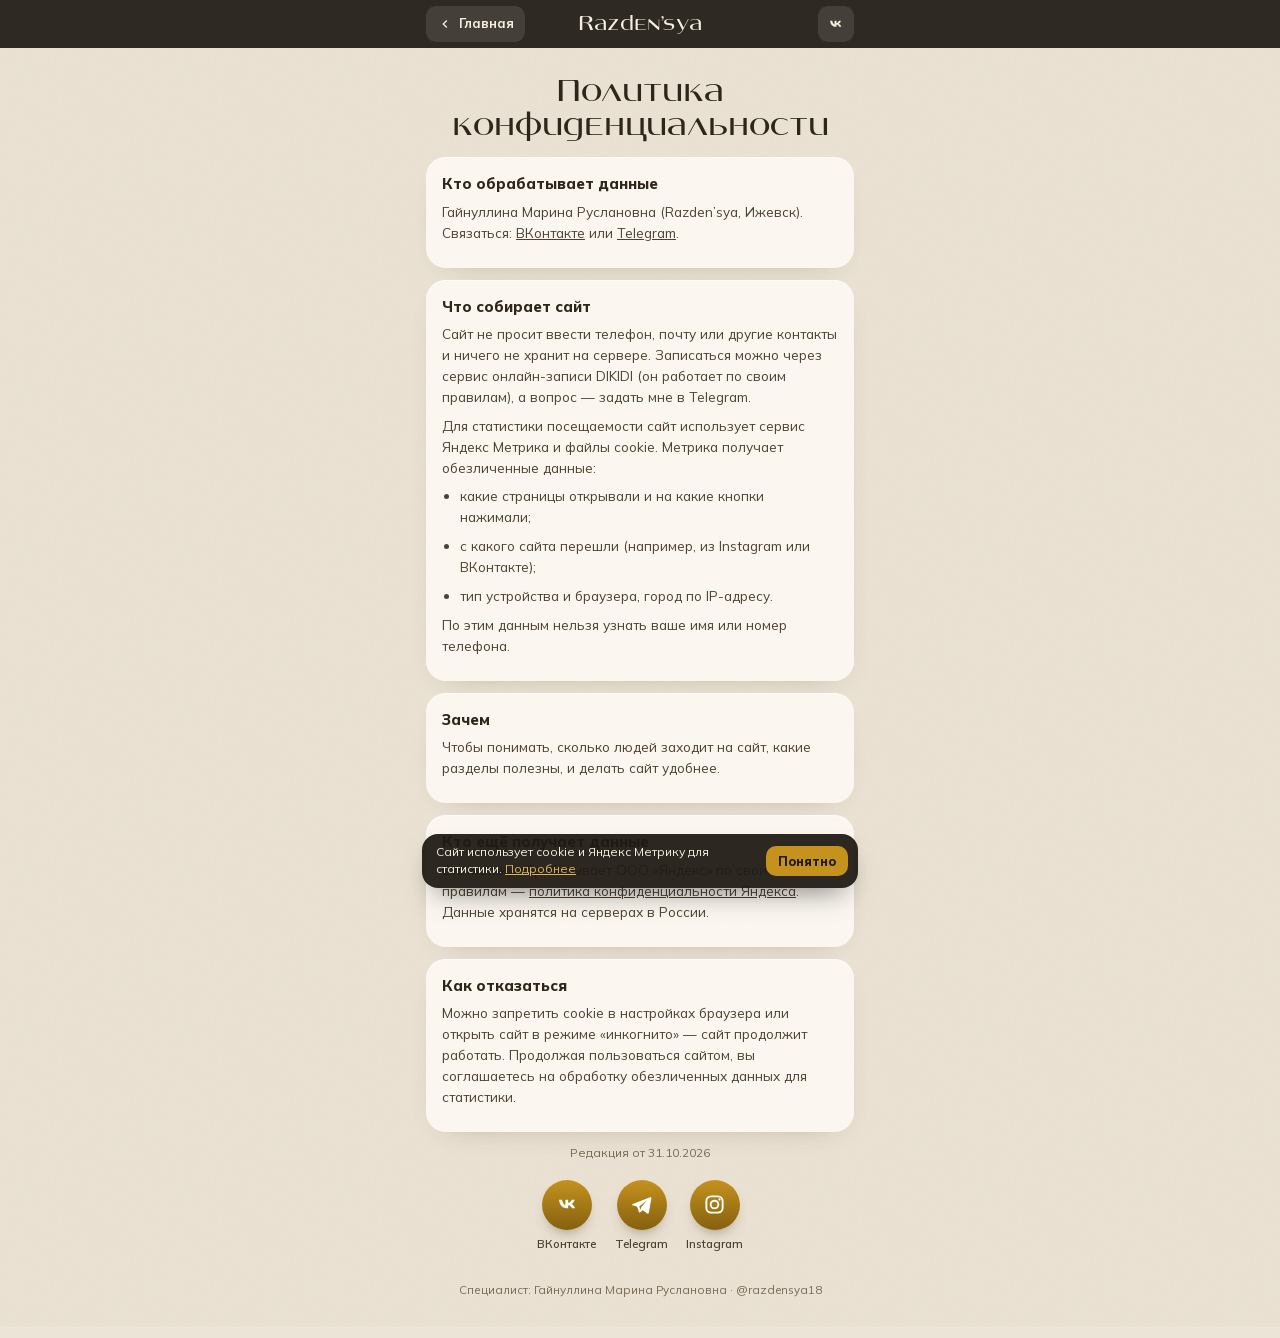
<file: politika.html>
<!doctype html>
<html lang="ru">
<head>
<meta charset="utf-8">
<meta name="viewport" content="width=device-width, initial-scale=1, viewport-fit=cover">
<title>Политика конфиденциальности · Razden’sya</title>
<link rel="preload" href="common/mulish-cyrillic.woff2" as="font" type="font/woff2" crossorigin>
<link rel="stylesheet" href="common/brand.css">
<style>
/* Политика конфиденциальности: какие данные собирает сайт (только обезличенная статистика Яндекс Метрики и cookie) */
h1 { margin: 6px 0 14px; font: 400 32px/1.05 var(--f-display); text-align: center; text-wrap: balance }
.card h2 { margin: 0 0 6px; font-size: 15px; font-weight: 800 }
.card p, .card li { margin: 0 0 8px; font-size: 13.5px; line-height: 1.55; color: var(--text) }
.card ul { margin: 0 0 4px; padding-left: 18px }
.card { margin-bottom: 12px }
.fine { margin: 0 8px 18px; text-align: center; font-size: 12px; color: var(--muted) }
</style>
<script>(function(m,e,t,r,i,k,a){m[i]=m[i]||function(){(m[i].a=m[i].a||[]).push(arguments)};m[i].l=1*new Date();for(var j=0;j<document.scripts.length;j++){if(document.scripts[j].src===r){return}}k=e.createElement(t),a=e.getElementsByTagName(t)[0],k.async=1,k.src=r,a.parentNode.insertBefore(k,a)})(window,document,"script","https://mc.yandex.ru/metrika/tag.js?id=113952603","ym");ym(113952603,"init",{ssr:true,clickmap:true,referrer:document.referrer,url:location.href,accurateTrackBounce:true,trackLinks:true});</script>
<noscript><div><img src="https://mc.yandex.ru/watch/113952603" style="position:absolute;left:-9999px" alt=""></div></noscript>
</head>
<body data-page="politika" data-site="tisnenie">
<main class="col">
  <h1>Политика конфиденциальности</h1>

  <section class="card">
    <h2>Кто обрабатывает данные</h2>
    <p>Гайнуллина Марина Руслановна (Razden’sya, Ижевск). Связаться: <a href="https://vk.me/razdensya18">ВКонтакте</a> или <a href="https://t.me/razdensya18">Telegram</a>.</p>
  </section>

  <section class="card">
    <h2>Что собирает сайт</h2>
    <p>Сайт не просит ввести телефон, почту или другие контакты и ничего не хранит на сервере. Записаться можно через сервис онлайн-записи DIKIDI (он работает по своим правилам), а вопрос — задать мне в Telegram.</p>
    <p>Для статистики посещаемости сайт использует сервис Яндекс Метрика и файлы cookie. Метрика получает обезличенные данные:</p>
    <ul>
      <li>какие страницы открывали и на какие кнопки нажимали;</li>
      <li>с какого сайта перешли (например, из Instagram или ВКонтакте);</li>
      <li>тип устройства и браузера, город по IP-адресу.</li>
    </ul>
    <p>По этим данным нельзя узнать ваше имя или номер телефона.</p>
  </section>

  <section class="card">
    <h2>Зачем</h2>
    <p>Чтобы понимать, сколько людей заходит на сайт, какие разделы полезны, и делать сайт удобнее.</p>
  </section>

  <section class="card">
    <h2>Кто ещё получает данные</h2>
    <p>Статистику обрабатывает ООО «Яндекс» по своим правилам — <a href="https://yandex.ru/legal/confidential/" target="_blank" rel="noopener">политика конфиденциальности Яндекса</a>. Данные хранятся на серверах в России.</p>
  </section>

  <section class="card">
    <h2>Как отказаться</h2>
    <p>Можно запретить cookie в настройках браузера или открыть сайт в режиме «инкогнито» — сайт продолжит работать. Продолжая пользоваться сайтом, вы соглашаетесь на обработку обезличенных данных для статистики.</p>
  </section>

  <p class="fine">Редакция от 31.10.2026</p>
  <div class="contacts"></div>
  <p class="signature"></p>
</main>
<script src="common/brand.js"></script>
</body>
</html>
</file>
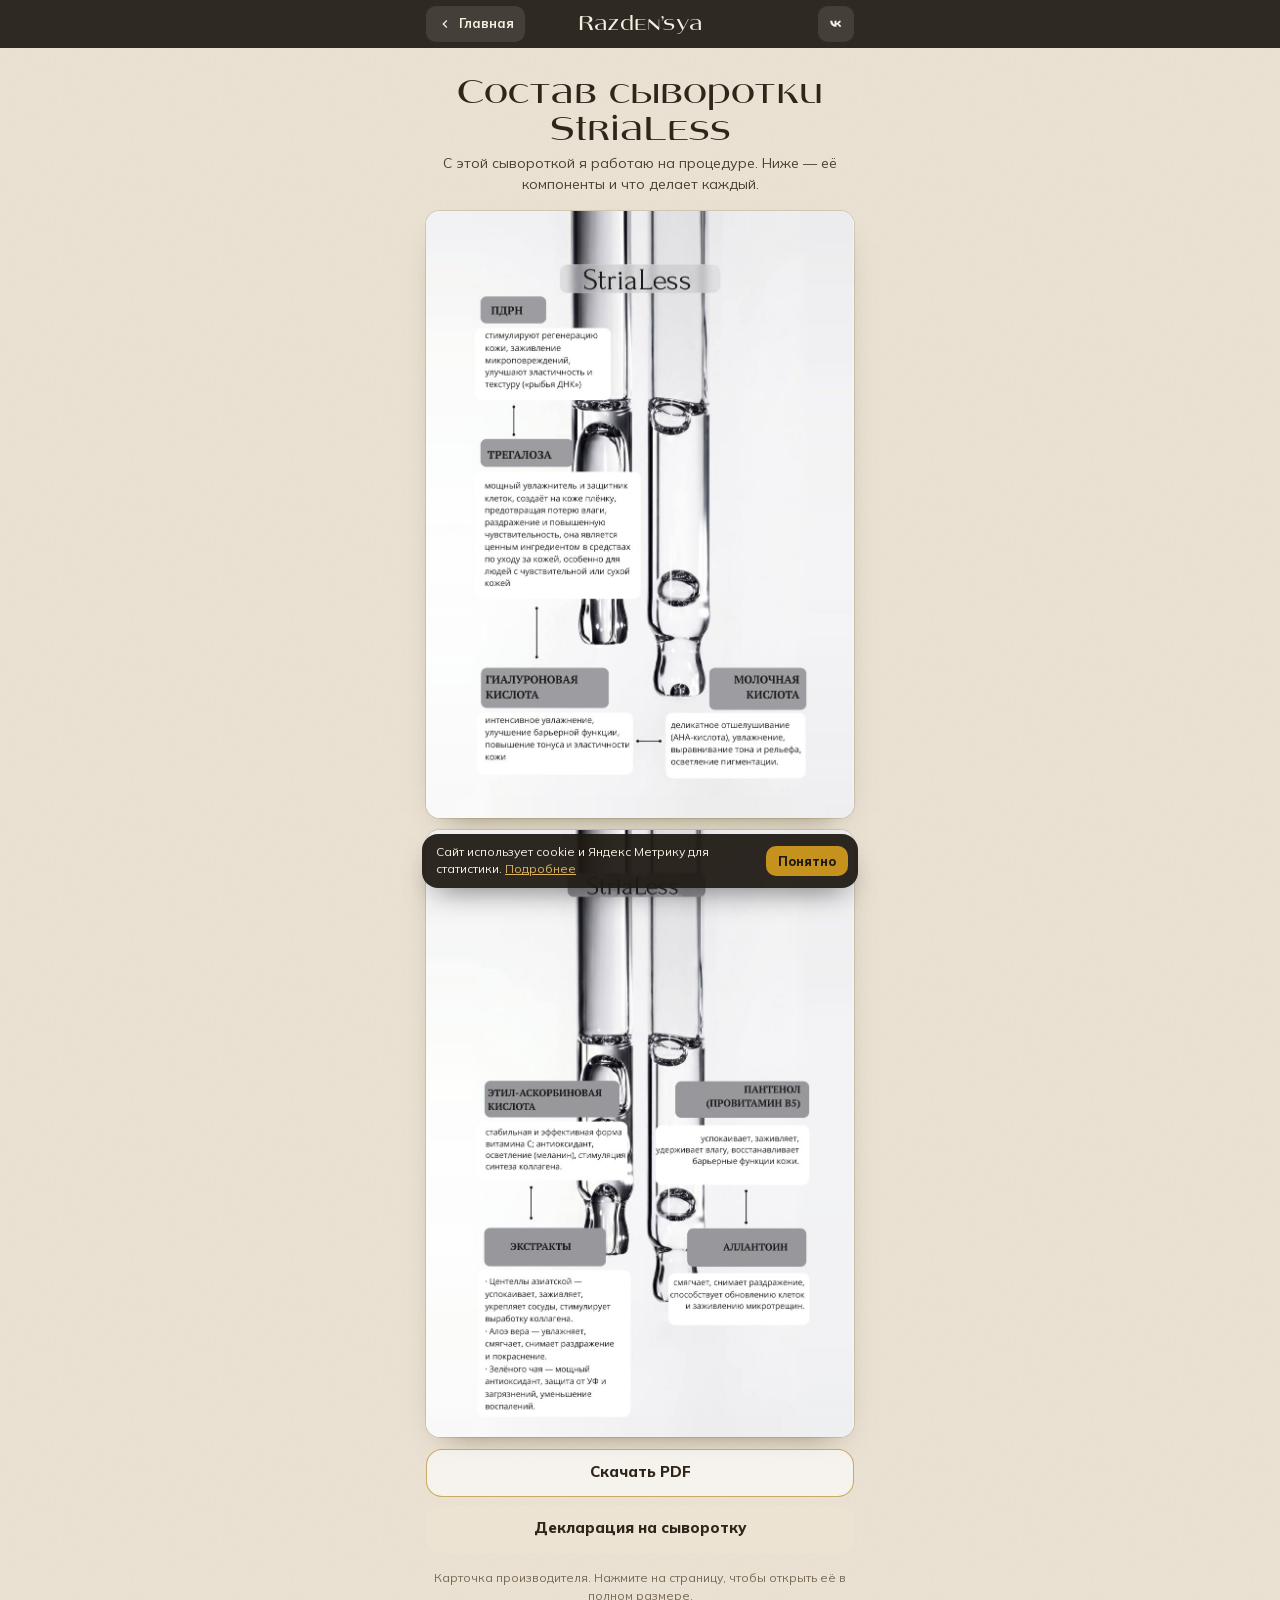
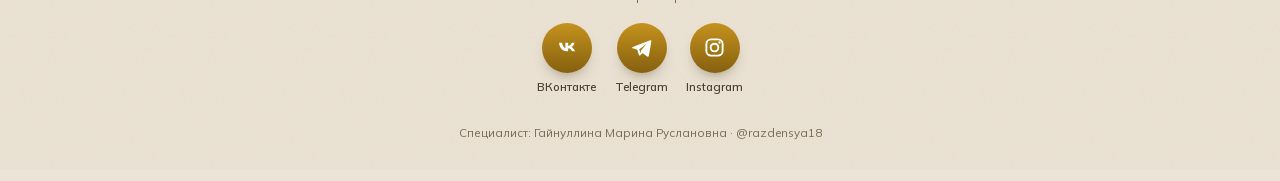
<file: sostav.html>
<!doctype html>
<html lang="ru">
<head>
<meta charset="utf-8">
<meta name="viewport" content="width=device-width, initial-scale=1, viewport-fit=cover">
<title>Состав сыворотки · Razden’sya</title>
<link rel="preload" href="common/mulish-cyrillic.woff2" as="font" type="font/woff2" crossorigin>
<link rel="stylesheet" href="common/brand.css">
<style>
/* Состав сыворотки StriaLess: две страницы карточки производителя. Открывается из «Частых вопросов» на главной */
h1 { margin: 6px 0 4px; font: 400 36px/1.02 var(--f-display); text-align: center; text-wrap: balance }
.lead { margin: 0 0 16px; text-align: center; font-size: 14px; color: var(--text) }
.page { display: block; margin-bottom: 12px; border-radius: 14px; overflow: hidden; background: #fff; box-shadow: 0 0 0 1px var(--line), 0 14px 30px -20px rgba(74,56,16,.7) }
.page img { display: block; width: 100%; height: auto }
.acts { display: grid; gap: 8px; margin: 4px 0 16px }
.fine { margin: 0 8px 18px; text-align: center; font-size: 12px; color: var(--muted) }
</style>
<script>(function(m,e,t,r,i,k,a){m[i]=m[i]||function(){(m[i].a=m[i].a||[]).push(arguments)};m[i].l=1*new Date();for(var j=0;j<document.scripts.length;j++){if(document.scripts[j].src===r){return}}k=e.createElement(t),a=e.getElementsByTagName(t)[0],k.async=1,k.src=r,a.parentNode.insertBefore(k,a)})(window,document,"script","https://mc.yandex.ru/metrika/tag.js?id=113952603","ym");ym(113952603,"init",{ssr:true,clickmap:true,referrer:document.referrer,url:location.href,accurateTrackBounce:true,trackLinks:true});</script>
<noscript><div><img src="https://mc.yandex.ru/watch/113952603" style="position:absolute;left:-9999px" alt=""></div></noscript>
</head>
<body data-page="sostav" data-site="tisnenie">
<main class="col">
  <h1>Состав сыворотки StriaLess</h1>
  <p class="lead">С этой сывороткой я работаю на процедуре. Ниже — её компоненты и что делает каждый.</p>
  <a class="page" href="docs/kartochka-1.jpg" target="_blank" rel="noopener"><img src="docs/kartochka-1.jpg" alt="Состав StriaLess: ПДРН, трегалоза, гиалуроновая и молочная кислоты" width="875" height="1240" loading="lazy"></a>
  <a class="page" href="docs/kartochka-2.jpg" target="_blank" rel="noopener"><img src="docs/kartochka-2.jpg" alt="Состав StriaLess: этил-аскорбиновая кислота, пантенол, экстракты, аллантоин" width="875" height="1240" loading="lazy"></a>
  <div class="acts">
    <a class="btn btn-line" href="docs/kartochka-strialess.pdf" target="_blank" rel="noopener">Скачать PDF</a>
    <a class="btn btn-soft" href="dokumenty.html">Декларация на сыворотку</a>
  </div>
  <p class="fine">Карточка производителя. Нажмите на страницу, чтобы открыть её в полном размере.</p>
  <div class="contacts"></div>
  <p class="signature"></p>
</main>
<script src="common/brand.js"></script>
</body>
</html>
</file>
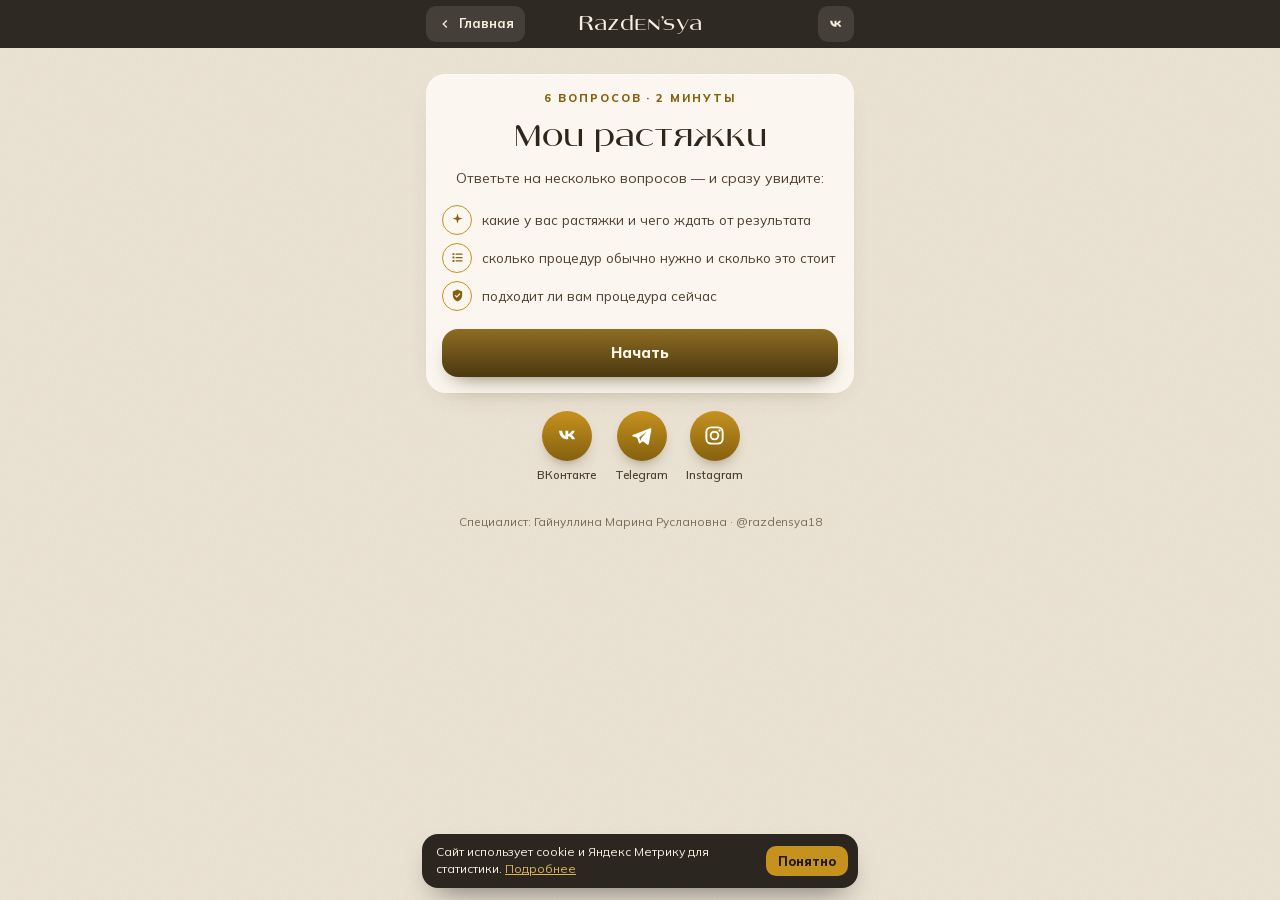
<file: test.html>
<!doctype html>
<html lang="ru">
<head>
<meta charset="utf-8">
<meta name="viewport" content="width=device-width, initial-scale=1, viewport-fit=cover">
<title>Мои растяжки · Razden’sya</title>
<link rel="preload" href="common/mulish-cyrillic.woff2" as="font" type="font/woff2" crossorigin>
<link rel="stylesheet" href="common/brand.css">
<style>
/* Один тест вместо двух: пять вопросов о растяжках + шестой — противопоказания. Итог: стадия, курс, вердикт и подготовка */
.quiz { margin-top: 22px; display: grid; scroll-margin-top: calc(64px + env(safe-area-inset-top, 0px)) }
.q { display: grid; gap: 14px; align-content: start; animation: in .25s ease }
@keyframes in { from { opacity: 0; transform: translateX(16px) } }
.dots { display: flex; gap: 6px; justify-content: center }
.dots i { width: 22px; height: 4px; border-radius: 2px; background: var(--cream-2) }
.dots i.on { background: var(--g-btn) }
.q .eyebrow { text-align: center }
.q h1, .q h2 { margin: 0; font: 400 32px/1.04 var(--f-display); text-align: center; text-wrap: balance }
.q p { margin: 0; text-align: center; color: var(--text); font-size: 14px }
.what { display: grid; gap: 8px; margin: 2px 0 4px; padding: 0; list-style: none }
.what li { display: grid; grid-template-columns: 30px 1fr; gap: 10px; align-items: center; font-size: 13.5px; color: var(--text) }
.what .ci { width: 30px; height: 30px; border-radius: 50%; border: 1.3px solid var(--gold); display: grid; place-items: center; color: var(--gold-t) }
.what .ci svg { width: 15px; height: 15px; fill: currentColor }
.opts { display: grid; gap: 8px }
.opt { display: grid; grid-template-columns: 38px 1fr; gap: 12px; align-items: center; text-align: left; border: 1.5px solid rgba(74,56,16,.16); background: var(--paper); border-radius: 16px; padding: 12px; cursor: pointer; font-size: 14px; font-weight: 700; color: var(--ink) }
.opt small { display: block; font-weight: 500; font-size: 12px; color: var(--muted); margin-top: 2px }
.opt .sw { width: 38px; height: 38px; border-radius: 50%; box-shadow: inset 0 0 0 1px rgba(0,0,0,.08) }
.opt .sw.lines { background: repeating-linear-gradient(100deg, transparent 0 7px, var(--c) 7px 9px), #f1dcc8 }
.opt .num { width: 38px; height: 38px; border-radius: 50%; display: grid; place-items: center; background: var(--cream-2); font-weight: 800; color: var(--gold-t) }
.opt[aria-pressed="true"] { border-color: var(--brown); background: #f6ecd7; box-shadow: inset 0 0 0 1px var(--brown) }
.chips { display: flex; flex-wrap: wrap; gap: 7px; justify-content: center }
.nav { display: flex; gap: 10px }
.nav .btn { flex: 1 }
.lock { display: flex; gap: 8px; align-items: center; justify-content: center; font-size: 12px; color: var(--ok); font-weight: 700; margin: -4px 0 0 }
.lock svg { width: 14px; height: 14px; fill: currentColor; flex: none }
.grp h3 { margin: 6px 0 2px; font-size: 11px; font-weight: 800; letter-spacing: .16em; text-transform: uppercase; color: var(--gold-t) }
.grp > p { margin: 0 0 4px; font-size: 12.5px; color: var(--muted); text-align: left }
.tg { display: flex; align-items: center; justify-content: space-between; gap: 12px; padding: 11px 0; border-top: 1px solid var(--line); font-size: 14px; cursor: pointer }
.tg input { appearance: none; -webkit-appearance: none; flex: none; width: 46px; height: 28px; border-radius: 999px; background: var(--cream-2); position: relative; cursor: pointer; transition: background .15s; margin: 0 }
.tg input::after { content: ""; position: absolute; top: 3px; left: 3px; width: 22px; height: 22px; border-radius: 50%; background: #fff; box-shadow: 0 1px 3px rgba(0,0,0,.25); transition: transform .15s }
.tg input:checked { background: var(--brown) }
.tg input:checked::after { transform: translateX(18px) }
.res { display: grid; gap: 14px; animation: in .3s ease }
.verdict { border-radius: 18px; padding: 13px 14px; display: grid; grid-template-columns: 34px 1fr; gap: 10px; align-items: center; color: #fff; box-shadow: 0 14px 30px -18px rgba(0,0,0,.5) }
.verdict .ic { width: 34px; height: 34px; border-radius: 50%; background: rgba(255,255,255,.2); display: grid; place-items: center }
.verdict .ic svg { width: 18px; height: 18px; fill: #fff }
.verdict b { display: block; font-size: 14.5px }
.verdict span { font-size: 12.5px; opacity: .92 }
.verdict.ok { background: var(--ok) } .verdict.warn { background: var(--warn) } .verdict.stop { background: var(--stop) }
.res-card { background: var(--dark); color: #f5ecda; border-radius: 24px; padding: 20px 18px; display: grid; gap: 10px; text-align: center }
.res-card .k { font-size: 10.5px; font-weight: 800; letter-spacing: .16em; text-transform: uppercase; color: #dcb35a }
.res-card h2 { margin: 0; font: 400 34px/1.02 var(--f-display); color: #f8eedb }
.res-card p { margin: 0; font-size: 14px; color: #d8cab0 }
.meter { height: 8px; border-radius: 4px; background: rgba(255,255,255,.1); overflow: hidden }
.meter i { display: block; height: 100%; background: linear-gradient(90deg, #c5921e, #f0c86a); border-radius: 4px }
.meter-l { display: flex; justify-content: space-between; font-size: 10.5px; color: #a99b82 }
.facts { display: grid; gap: 10px }
.fact { display: grid; grid-template-columns: 30px 1fr; gap: 10px; font-size: 13.5px; color: var(--text); line-height: 1.45 }
.fact .ci { width: 30px; height: 30px; border-radius: 50%; border: 1.3px solid var(--gold); display: grid; place-items: center; color: var(--gold-t) }
.fact .ci svg { width: 15px; height: 15px; fill: currentColor }
.fact b { color: var(--ink) }
.disc { font-size: 12px; color: var(--muted); text-align: center; margin: 0 }
.prep { margin-top: 14px }
.prep h2 { margin: 0 0 4px; font: 400 28px/1.05 var(--f-display) }
.prep > p { margin: 0; font-size: 13px; color: var(--muted) }
.when { display: grid; grid-template-columns: 1fr auto; gap: 10px; align-items: end; margin: 10px 0 12px }
.count { background: var(--cream); border-radius: 14px; padding: 10px 12px; text-align: center; min-width: 96px }
.count b { display: block; font-size: 24px; line-height: 1; font-variant-numeric: tabular-nums }
.count span { font-size: 11px; color: var(--muted) }
.cl h3 { margin: 12px 0 6px; font-size: 13px; font-weight: 800 }
.ck { display: grid; grid-template-columns: 26px 1fr; gap: 10px; align-items: start; padding: 7px 0; font-size: 14px; cursor: pointer; line-height: 1.35 }
.ck input { appearance: none; -webkit-appearance: none; width: 24px; height: 24px; border-radius: 8px; border: 1.5px solid rgba(74,56,16,.35); background: var(--paper); margin: 0; cursor: pointer; display: grid; place-items: center }
.ck input:checked { background: var(--brown); border-color: var(--brown) }
.ck input:checked::after { content: "✓"; color: #fff; font-weight: 800; font-size: 14px }
.ck input:checked + span { color: var(--muted); text-decoration: line-through }
.progress { height: 6px; border-radius: 3px; background: var(--cream-2); overflow: hidden; margin-top: 8px }
.progress i { display: block; height: 100%; background: var(--g-btn); transition: width .2s }
.btns { display: grid; gap: 8px; margin-top: 14px }
</style>
<script>(function(m,e,t,r,i,k,a){m[i]=m[i]||function(){(m[i].a=m[i].a||[]).push(arguments)};m[i].l=1*new Date();for(var j=0;j<document.scripts.length;j++){if(document.scripts[j].src===r){return}}k=e.createElement(t),a=e.getElementsByTagName(t)[0],k.async=1,k.src=r,a.parentNode.insertBefore(k,a)})(window,document,"script","https://mc.yandex.ru/metrika/tag.js?id=113952603","ym");ym(113952603,"init",{ssr:true,clickmap:true,referrer:document.referrer,url:location.href,accurateTrackBounce:true,trackLinks:true});</script>
<noscript><div><img src="https://mc.yandex.ru/watch/113952603" style="position:absolute;left:-9999px" alt=""></div></noscript>
</head>
<body data-page="test" data-site="tisnenie">
<main class="col">
  <section class="card quiz" id="quiz" aria-live="polite"></section>

  <section class="card prep" id="prep" hidden>
    <span class="eyebrow">подготовка</span>
    <h2>Уже записаны?</h2>
    <p>Отметьте дату — посчитаем дни и напомним накануне.</p>
    <div class="when">
      <div class="field"><label for="date">Дата процедуры</label><input class="input" type="date" id="date"></div>
      <div class="count" id="count"><b>—</b><span>дней</span></div>
    </div>
    <div class="cl" id="cl"></div>
    <div class="progress" aria-hidden="true"><i id="bar" style="width:0"></i></div>
    <div class="btns"><button type="button" class="btn btn-line" id="ics" data-icon="bell">Напомнить накануне</button></div>
  </section>

  <div class="contacts" style="margin-top:18px"></div>
  <p class="signature"></p>
</main>
<script src="common/brand.js"></script>
<script>
(function () {
  var R = Razden, $ = function (id) { return document.getElementById(id) }, box = $("quiz");
  var Q = [
    { id: "color", t: "Какого цвета растяжки?", p: "Посмотрите при дневном свете.", o: [
      { v: 0, l: "Красные или розовые", s: "#d98a8a", h: "чаще свежие, до года" },
      { v: .7, l: "Фиолетовые, синюшные", s: "#9a7aa8", h: "переход к зрелым" },
      { v: 2, l: "Белые, серебристые", s: "#efeae2", h: "зрелые" },
      { v: 1.5, l: "Почти цвета кожи", s: "#e2c3a6", h: "заметны по рельефу" }] },
    { id: "age", t: "Как давно они появились?", o: [
      { v: 0, l: "Меньше полугода" }, { v: 1, l: "От полугода до года" }, { v: 2, l: "1–3 года" }, { v: 2.5, l: "Больше трёх лет" }] },
    { id: "relief", t: "Какие они на ощупь?", o: [
      { v: 0, l: "Вровень с кожей", h: "почти не чувствуются пальцами" },
      { v: 1, l: "Слегка западают", h: "есть небольшая бороздка" },
      { v: 2, l: "Заметно западают", h: "чувствуется глубина" }] },
    { id: "width", t: "Какой они ширины?", o: [
      { v: 0, l: "Тонкие нити", h: "до 2 мм" }, { v: 1, l: "Средние", h: "2–5 мм" }, { v: 2, l: "Широкие", h: "больше 5 мм" }] },
    { id: "zones", t: "Где растяжки?", p: "Можно выбрать несколько зон.", multi: true },
    { id: "contra", t: "Есть ли у вас сейчас что-то из этого?", p: "Здесь главное. Полный список противопоказаний подробно разбираю на консультации.", contra: true }
  ];
  // Противопоказания: g1 — процедура не проводится, g2 — переждать, g3 — сказать Марине заранее.
  // Болезни списком не перечисляем (решение Александра 26.10.2026): они — одной строкой в g3, подробно — на консультации
  var G = [
    { id: "g1", h: "Процедура не проводится", items: ["Беременность", "Кормление грудью, меньше 6 месяцев после родов"] },
    { id: "g2", h: "Нужно подождать", items: ["Простуда или ОРВИ", "Герпес в активной фазе", "Воспаление или высыпания в зоне процедуры"] },
    { id: "g3", h: "Нужно обсудить заранее", items: ["Хроническое заболевание", "Склонность к келоидным рубцам", "Аллергия на косметику", "Родинки или образования в зоне", "Рубец моложе полугода"] }
  ];
  var ans = {}, on = {}, i = -1;

  function picked(g) { var grp = G.filter(function (x) { return x.id === g })[0]; return grp.items.filter(function (_, k) { return on[g + "-" + k] }) }
  function dots() { return '<div class="dots" aria-hidden="true">' + Q.map(function (_, k) { return "<i" + (k <= i ? ' class="on"' : "") + "></i>" }).join("") + "</div>" }

  function intro() {
    $("prep").hidden = true;
    box.innerHTML = '<div class="q"><span class="eyebrow">6 вопросов · 2 минуты</span><h1>Мои растяжки</h1>' +
      "<p>Ответьте на несколько вопросов — и сразу увидите:</p>" +
      '<ul class="what"><li><span class="ci">' + R.icon("spark") + "</span>какие у вас растяжки и чего ждать от результата</li>" +
      '<li><span class="ci">' + R.icon("list") + "</span>сколько процедур обычно нужно и сколько это стоит</li>" +
      '<li><span class="ci">' + R.icon("shield") + "</span>подходит ли вам процедура сейчас</li></ul>" +
      '<button type="button" class="btn btn-gold" id="start">Начать</button></div>';
    $("start").onclick = function () { i = 0; step() };
  }

  function step() {
    var q = Q[i], h = '<div class="q">' + dots() + '<span class="eyebrow">вопрос ' + (i + 1) + " из " + Q.length + "</span><h2>" + q.t + "</h2>" + (q.p ? "<p>" + q.p + "</p>" : "");
    if (q.multi) {
      var sel = ans.zones || [];
      h += '<div class="chips">' + R.zones.map(function (z) { return '<button type="button" class="chip' + (sel.indexOf(z.id) > -1 ? " on" : "") + '" data-z="' + z.id + '">' + z.name + "</button>" }).join("") + "</div>";
      h += '<div class="nav"><button type="button" class="btn btn-soft" id="back">Назад</button><button type="button" class="btn btn-gold" id="next"' + (sel.length ? "" : " disabled") + ">Дальше</button></div>";
    } else if (q.contra) {
      h += '<p class="lock">' + R.icon("lock") + "Ответы остаются в вашем телефоне</p>";
      h += G.map(function (g) {
        return '<div class="grp"><h3>' + g.h + "</h3>" + g.items.map(function (t, k) {
          var id = g.id + "-" + k;
          return '<label class="tg" for="' + id + '"><span>' + t + '</span><input type="checkbox" id="' + id + '"' + (on[id] ? " checked" : "") + "></label>";
        }).join("") + "</div>";
      }).join("");
      h += '<div class="nav"><button type="button" class="btn btn-soft" id="back">Назад</button><button type="button" class="btn btn-gold" id="fin"></button></div>';
    } else {
      h += '<div class="opts">' + q.o.map(function (o, k) {
        var mark = o.s ? '<span class="sw lines" style="--c:' + o.s + '"></span>' : '<span class="num">' + (k + 1) + "</span>";
        return '<button type="button" class="opt" data-k="' + k + '" aria-pressed="' + (ans[q.id] === k) + '">' + mark + "<span>" + o.l + (o.h ? "<small>" + o.h + "</small>" : "") + "</span></button>";
      }).join("") + '</div><div class="nav"><button type="button" class="btn btn-soft" id="back">Назад</button></div>';
    }
    box.innerHTML = h + "</div>";
    box.scrollIntoView({ block: "nearest" });
    $("back").onclick = function () { if (i === 0) intro(); else { i--; step() } };
    box.querySelectorAll(".opt").forEach(function (b) {
      b.onclick = function () { ans[q.id] = +b.dataset.k; b.setAttribute("aria-pressed", "true"); setTimeout(function () { i++; step() }, 220) };
    });
    box.querySelectorAll("[data-z]").forEach(function (b) {
      b.onclick = function () {
        var z = ans.zones = ans.zones || [], k = z.indexOf(b.dataset.z);
        if (k > -1) z.splice(k, 1); else z.push(b.dataset.z);
        b.classList.toggle("on", k === -1);
        $("next").disabled = !z.length;
      };
    });
    if ($("next")) $("next").onclick = function () { i++; step() };
    if ($("fin")) {
      var label = function () { $("fin").textContent = Object.keys(on).some(function (k) { return on[k] }) ? "Показать результат" : "Ничего из этого нет" };
      box.querySelectorAll(".tg input").forEach(function (x) { x.onchange = function () { on[x.id] = x.checked; label() } });
      label();
      $("fin").onclick = result;
    }
  }

  function result() {
    var a = picked("g1"), b = picked("g2"), c = picked("g3");
    var V = a.length ? ["stop", "x", "Процедура вам сейчас не подходит", "По отмеченному я процедуру не провожу. Если сомневаетесь, напишите мне."]
      : b.length ? ["stop", "clock", "Запись лучше отложить", "Дождитесь, пока это пройдёт, и выберите дату."]
      : c.length ? ["warn", "help", "Обсудим до записи", "Это не всегда запрет. Напишите мне — разберём вместе."]
      : ["ok", "check", "Противопоказаний не отмечено", "Можно записываться. На консультации ещё раз пройдёмся по списку вместе."];
    var verdict = '<div class="verdict ' + V[0] + '"><span class="ic">' + R.icon(V[1]) + "</span><div><b>" + V[2] + "</b><span>" + V[3] + "</span></div></div>";

    if (a.length) {
      box.innerHTML = '<div class="res">' + verdict +
        '<div class="facts"><div class="fact"><span class="ci">' + R.icon("shield") + "</span><span><b>Отмечено:</b> " + R.esc(a.join("; ")) + ".</span></div></div>" +
        '<button type="button" class="btn btn-gold" id="send">Написать мне в Telegram</button><button type="button" class="btn btn-soft" id="again">Пройти заново</button>' +
        '<p class="disc">Это самопроверка. Окончательно решим на консультации.</p></div>';
      $("prep").hidden = true;
      $("send").onclick = function () { R.send("Здравствуйте, Марина! В списке противопоказаний на сайте у меня отмечено: " + a.join("; ") + ". Подскажите, можно ли мне процедуру?", { title: "Ваш вопрос" }) };
      $("again").onclick = again;
      box.scrollIntoView({ block: "start" });
      return;
    }

    var score = ["color", "age", "relief", "width"].reduce(function (s, id) { var q = Q.filter(function (x) { return x.id === id })[0]; return s + q.o[ans[id]].v }, 0);
    var fresh = Q[0].o[ans.color].v < 1 && ans.age <= 1;
    var stage = fresh ? "Свежие растяжки" : score <= 4 ? "Переходная стадия" : "Зрелые растяжки";
    // курс у Марины — 4–8 процедур на зону: свежим ближе к 4, зрелым ближе к 8
    var n = score <= 2.5 ? 4 : score <= 5.5 ? 6 : 8, range = score <= 2.5 ? "около 4 процедур" : score <= 5.5 ? "около 6 процедур" : "ближе к 8 процедурам";
    var expect = score <= 2.5 ? "Свежие растяжки обычно откликаются лучше всего: кожа в них ещё активно восстанавливается."
      : score <= 5.5 ? "Растяжки станут менее заметными: ближе к цвету кожи и ровнее. Эффект накопительный — он растёт от процедуры к процедуре."
      : "С такими растяжками работать дольше, а результат скромнее. Реальная цель — сделать их заметно менее видимыми.";
    var zs = ans.zones.map(R.zone), one = zs.reduce(function (s, z) { return s + z.price }, 0);
    var pct = Math.round(Math.min(score, 8.5) / 8.5 * 100);
    var contra = b.length || c.length
      ? '<div class="fact"><span class="ci">' + R.icon("shield") + "</span><span><b>" + (b.length ? "Подождать:" : "Скажите мне заранее:") + "</b> " + R.esc(b.concat(c).join("; ")) + ".</span></div>" : "";

    box.innerHTML = '<div class="res">' + verdict +
      '<div class="res-card"><span class="k">ваш результат</span><h2>' + stage + "</h2><p>Ориентир: " + range + " на зону (оптимальный курс — 4–8), перерыв 4–6 недель.</p>" +
      '<div class="meter" aria-hidden="true"><i style="width:' + Math.max(8, pct) + '%"></i></div><div class="meter-l"><span>свежие</span><span>зрелые</span></div></div>' +
      '<div class="facts"><div class="fact"><span class="ci">' + R.icon("spark") + "</span><span><b>Чего ждать.</b> " + expect + "</span></div>" +
      '<div class="fact"><span class="ci">' + R.icon("list") + "</span><span><b>Зоны:</b> " + zs.map(function (z) { return z.name }).join(", ") + ". Ориентир за курс: " + (zs.some(function (z) { return z.from }) ? "от " : "") + R.rub(one * n) + ".</span></div>" + contra + "</div>" +
      (b.length || c.length
        ? '<button type="button" class="btn btn-gold" id="send">Написать мне в Telegram</button>' + (b.length ? "" : '<a class="btn btn-line" data-book>Записаться онлайн</a>')
        : '<a class="btn btn-gold" data-book>Записаться онлайн</a><button type="button" class="btn btn-line" id="send">Задать вопрос в Telegram</button>') +
      '<button type="button" class="btn btn-soft" id="again">Пройти заново</button>' +
      '<p class="disc">Это ориентир по вашим ответам. Точно скажу, когда посмотрю зону.</p></div>';
    $("again").onclick = again;
    box.querySelectorAll("a[data-book]").forEach(function (a) { a.href = R.contacts.dikidi; a.target = "_blank"; a.rel = "noopener" });
    $("send").onclick = function () {
      var line = b.length ? "Сейчас есть: " + b.join("; ") + ". Подскажите, когда можно записаться." + (c.length ? " И хочу обсудить: " + c.join("; ") + "." : "")
        : c.length ? "Хочу обсудить до записи: " + c.join("; ") + "."
        : "Противопоказаний по списку не отмечено.";
      R.send("Здравствуйте, Марина! Прошла тест на сайте: " + stage.toLowerCase() + ", " + range + ".\n" +
        "Цвет: " + Q[0].o[ans.color].l.toLowerCase() + "; давность: " + Q[1].o[ans.age].l.toLowerCase() + "; рельеф: " + Q[2].o[ans.relief].l.toLowerCase() + "; ширина: " + Q[3].o[ans.width].l.toLowerCase() + ".\n" +
        "Зоны: " + zs.map(function (z) { return z.name }).join(", ") + ".\n" + line + "\nМой вопрос: ");
    };
    $("prep").hidden = false;
    renderPrep();
    box.scrollIntoView({ block: "start" });
  }

  function again() { ans = {}; on = {}; i = 0; step() }

  // Подготовка к процедуре: дата, дни до неё, чек-лист и напоминание в календарь
  var PREP = [["За день до процедуры", ["Не использовать скрабы, кислоты и спиртовые средства в зоне", "Не пить алкоголь"]],
              ["В день процедуры", ["Кожа в зоне чистая и сухая", "Без масел, крема, дезодоранта и парфюма в зоне", "Надеть свободную одежду", "Кофе лучше не пить"]]];
  var done = R.get("prep", {});
  $("cl").innerHTML = PREP.map(function (blk, b) {
    return "<h3>" + blk[0] + "</h3>" + blk[1].map(function (t, k) { var id = "p" + b + k; return '<label class="ck" for="' + id + '"><input type="checkbox" id="' + id + '"' + (done[id] ? " checked" : "") + "><span>" + t + "</span></label>" }).join("");
  }).join("");
  $("date").value = R.get("prep-date", R.ymd(R.addDays(R.today(), 3)));
  function renderPrep() {
    var d = $("date").value ? R.parse($("date").value) : null, n = d ? Math.round((d - R.today()) / 864e5) : null;
    $("count").innerHTML = n == null ? "<b>—</b><span>дата не выбрана</span>" : n < 0 ? "<b>✓</b><span>уже прошла</span>" : n === 0 ? "<b>сегодня</b><span>удачи!</span>" : "<b>" + n + "</b><span>" + R.plural(n, "день", "дня", "дней") + " до процедуры</span>";
    var boxes = document.querySelectorAll("#cl input"), ok = [].filter.call(boxes, function (x) { return x.checked }).length;
    $("bar").style.width = Math.round(ok / boxes.length * 100) + "%";
  }
  document.querySelectorAll("#cl input").forEach(function (x) { x.addEventListener("change", function () { done[x.id] = x.checked; R.set("prep", done); renderPrep() }) });
  $("date").addEventListener("change", function () { R.set("prep-date", this.value); renderPrep() });
  $("ics").addEventListener("click", function () {
    if (!$("date").value) { R.toast("Сначала выберите дату"); return }
    var d = R.addDays(R.parse($("date").value), -1); d.setHours(19, 0);
    R.saveFile("podgotovka-razdensya.ics", R.ics([{ title: "Завтра процедура Razden’sya: подготовка", start: d, minutes: 15, desc: "Без скрабов, кислот и спиртовых средств в зоне. Без алкоголя. Завтра: чистая сухая кожа, свободная одежда.", alarm: 0 }]));
    R.toast("Открываю файл для календаря");
  });

  intro();
})();
</script>
</body>
</html>
</file>
<file: common/brand.css>
@font-face { font-family: "Mulish"; font-style: normal; font-weight: 200 1000; font-display: swap; src: url("mulish-cyrillic.woff2") format("woff2"); unicode-range: U+0301, U+0400-045F, U+0490-0491, U+04B0-04B1, U+2116 }
@font-face { font-family: "Mulish"; font-style: normal; font-weight: 200 1000; font-display: swap; src: url("mulish-latin.woff2") format("woff2"); unicode-range: U+0000-00FF, U+0131, U+0152-0153, U+02BB-02BC, U+02C6, U+02DA, U+02DC, U+0304, U+0308, U+0329, U+2000-206F, U+20AC, U+2122, U+2191, U+2193, U+2212, U+2215, U+FEFF, U+FFFD }
@font-face { font-family: "Mulish"; font-style: normal; font-weight: 200 1000; font-display: swap; src: url("mulish-latin-ext.woff2") format("woff2"); unicode-range: U+0100-02BA, U+02BD-02C5, U+02C7-02CC, U+02CE-02D7, U+02DD-02FF, U+1E00-1E9F, U+2020, U+20A0-20AB, U+20AD-20C4, U+2113, U+2C60-2C7F, U+A720-A7FF }
/* Общий стиль страниц «Разденься»: кремовый шёлк, золото, AngelicaC для заголовков, Mulish для текста.
   Страницы для клиенток всегда светлые — это фирменный вид, тёмной темы нет намеренно. */
@font-face { font-family: "AngelicaC"; src: url([data-uri]) format("opentype"); font-display: swap }

:root {
  --cream: #f4eee4;
  --cream-2: #ece3d3;
  --paper: #fffcf6;
  --ink: #2e261b;
  --text: #4d4232;
  --muted: #7a6b55;
  --gold: #c5921e;
  --gold-t: #85600f;
  --brown: #4a3810;
  --dark: #1f1a14;
  --line: rgba(74, 56, 16, .15);
  --card: rgba(255, 252, 246, .84);
  --ok: #4c6a50;
  --warn: #a8701a;
  --stop: #8a3b3b;
  --g-logo: linear-gradient(180deg, #4a3810 0%, #5d4715 14%, #8f6c22 34%, #c5921e 55%, #c8962c 100%);
  --g-btn: linear-gradient(180deg, #8f6c22, #4a3810);
  --f-display: "AngelicaC", "Cormorant Garamond", Georgia, serif;
  --f-body: "Mulish", "Segoe UI", system-ui, -apple-system, sans-serif;
  --col: 460px;
  color-scheme: light;
}

* { box-sizing: border-box }
html { -webkit-text-size-adjust: 100%; background: var(--cream) }
body {
  margin: 0; min-height: 100vh;
  background: var(--cream) url("../img/fon-shelk.jpg") center top / 720px auto repeat;
  color: var(--ink); font: 400 15px/1.5 var(--f-body);
  padding-top: env(safe-area-inset-top, 0px);
  padding-bottom: env(safe-area-inset-bottom, 0px);
}
[hidden] { display: none !important }
img { max-width: 100%; display: block }
button, input, select, textarea { font: inherit; color: inherit }
a { color: inherit }
:focus-visible { outline: 2px solid var(--gold); outline-offset: 2px }

/* колонка страницы: на телефоне во всю ширину, на компьютере — узкая по центру */
.col {
  max-width: var(--col); margin-inline: auto;
  padding-left: max(16px, env(safe-area-inset-left, 0px));
  padding-right: max(16px, env(safe-area-inset-right, 0px));
}

.ang { font-family: var(--f-display); font-weight: 400 }
.logo-text { font-family: var(--f-display); background: var(--g-logo); -webkit-background-clip: text; background-clip: text; color: transparent; line-height: 1 }
.eyebrow { font-size: 11px; font-weight: 800; letter-spacing: .18em; text-transform: uppercase; color: var(--gold-t) }
.muted { color: var(--muted) }
.card { background: var(--card); border-radius: 20px; padding: 16px; box-shadow: 0 1px 0 rgba(255,255,255,.7) inset, 0 10px 30px -22px rgba(74,56,16,.45) }
.pill { display: inline-block; background: var(--dark); color: #fbf5ea; font: 800 10px/1 var(--f-body); letter-spacing: .16em; text-transform: uppercase; padding: 8px 14px; border-radius: 999px }

/* кнопки */
.btn { display: flex; align-items: center; justify-content: center; gap: 8px; min-height: 48px; padding: 10px 18px; border-radius: 16px; border: 0; font-weight: 800; font-size: 15px; text-decoration: none; cursor: pointer; text-align: center; -webkit-tap-highlight-color: transparent; transition: transform .12s ease }
.btn:active { transform: scale(.98) }
.btn-gold { background: var(--g-btn); color: #fff8ea; box-shadow: 0 10px 22px -12px rgba(74,56,16,.8) }
.btn-dark { background: var(--dark); color: #fbf5ea }
.btn-line { background: rgba(255,255,255,.6); color: var(--ink); border: 1.5px solid rgba(181,138,44,.7) }
.btn-soft { background: var(--cream-2); color: var(--ink) }
.btn[disabled] { opacity: .45; pointer-events: none }
.btn svg, .ico { width: 20px; height: 20px; fill: currentColor; flex: none }

.chip { display: inline-flex; align-items: center; gap: 6px; padding: 9px 13px; border-radius: 999px; border: 1px solid rgba(74,56,16,.22); background: var(--paper); font-size: 13.5px; font-weight: 600; color: var(--text); cursor: pointer; user-select: none; -webkit-tap-highlight-color: transparent }
.chip[aria-pressed="true"], .chip.on { background: var(--brown); border-color: var(--brown); color: #fff8ea }

.field { display: grid; gap: 6px }
.field label { font-size: 12.5px; font-weight: 700; color: var(--text) }
.input { width: 100%; min-height: 46px; border-radius: 12px; border: 1px solid rgba(74,56,16,.25); background: var(--paper); padding: 10px 12px; font-size: 15px }

/* ряд контактов */
.contacts { display: flex; justify-content: center; gap: 18px; flex-wrap: wrap }
.contacts a { display: grid; justify-items: center; gap: 5px; font-size: 11.5px; font-weight: 600; color: var(--text); text-decoration: none }
.contacts .circ { width: 50px; height: 50px; border-radius: 50%; background: linear-gradient(180deg, #c5921e, #85600f); color: #fff; display: grid; place-items: center; box-shadow: 0 8px 16px -10px rgba(74,56,16,.8) }
.contacts .circ svg { width: 23px; height: 23px; fill: currentColor }
.signature { text-align: center; font-size: 11.5px; color: var(--muted); padding: 18px 0 28px }

/* нижняя шторка с текстом сообщения */
.sheet-back { position: fixed; inset: 0; background: rgba(31,26,20,.45); z-index: 80; display: flex; align-items: flex-end; justify-content: center; animation: fade .18s ease }
.sheet { width: 100%; max-width: var(--col); background: var(--paper); border-radius: 24px 24px 0 0; padding: 10px max(18px, env(safe-area-inset-right, 0px)) calc(18px + env(safe-area-inset-bottom, 0px)) max(18px, env(safe-area-inset-left, 0px)); display: grid; gap: 12px; animation: up .22s ease; max-height: 88vh; overflow: auto }
.sheet::before { content: ""; justify-self: center; width: 40px; height: 4px; border-radius: 2px; background: var(--cream-2) }
.sheet h3 { margin: 0; font: 400 26px/1.05 var(--f-display) }
.sheet .msg { white-space: pre-wrap; background: var(--cream); border-radius: 14px; padding: 12px 14px; font-size: 14px; line-height: 1.45; color: var(--text); user-select: all; -webkit-user-select: all }
.sheet .hint { font-size: 12px; color: var(--muted); margin: 0 }
@keyframes up { from { transform: translateY(30px); opacity: 0 } }
@keyframes fade { from { opacity: 0 } }

.toast { position: fixed; left: 50%; bottom: calc(24px + env(safe-area-inset-bottom, 0px)); transform: translateX(-50%); z-index: 90; background: var(--dark); color: #fbf5ea; font-size: 13.5px; font-weight: 600; padding: 11px 16px; border-radius: 14px; box-shadow: 0 10px 30px -10px rgba(0,0,0,.5); max-width: calc(100% - 32px); text-align: center; animation: up .2s ease }

/* панель просмотра вариантов (только для выбора, в готовой странице её не будет) */
body.pv { padding-top: calc(52px + env(safe-area-inset-top, 0px)) }
.pv-bar { position: fixed; top: 0; left: 0; right: 0; z-index: 70; padding: calc(6px + env(safe-area-inset-top, 0px)) max(10px, env(safe-area-inset-right, 0px)) 6px max(10px, env(safe-area-inset-left, 0px)); background: rgba(31,26,20,.92); color: #f6eedf; display: flex; align-items: center; gap: 6px; font-size: 13px; -webkit-backdrop-filter: blur(8px); backdrop-filter: blur(8px) }
.pv-bar a, .pv-bar button { color: inherit; text-decoration: none; background: rgba(255,255,255,.1); border: 0; border-radius: 10px; min-height: 36px; padding: 0 11px; display: inline-flex; align-items: center; gap: 6px; font-weight: 700; cursor: pointer; white-space: nowrap }
.pv-bar .pv-title { flex: 1; min-width: 0; text-align: center; font-weight: 700; overflow: hidden; text-overflow: ellipsis; white-space: nowrap }
.pv-bar .pv-title small { display: block; font-size: 10px; font-weight: 600; opacity: .65; letter-spacing: .08em; text-transform: uppercase }
.pv-bar .pv-fav[aria-pressed="true"] { background: #c5921e; color: #1f1a14 }
.pv-bar svg { width: 16px; height: 16px; fill: currentColor }

/* появление при прокрутке (включается скриптом, без него всё видно сразу) */
.rv [data-reveal] { opacity: 0; transform: translateY(22px); transition: opacity .8s ease, transform .8s cubic-bezier(.2,.8,.2,1); transition-delay: calc(var(--i, 0) * 80ms) }
.rv [data-reveal].in { opacity: 1; transform: none }

@media (prefers-reduced-motion: reduce) {
  *, *::before, *::after { animation: none !important; transition: none !important }
}
.cookie { position: fixed; left: 12px; right: 12px; bottom: calc(12px + env(safe-area-inset-bottom, 0px)); z-index: 80; max-width: 436px; margin: 0 auto; display: flex; gap: 10px; align-items: center; padding: 10px 10px 10px 14px; border-radius: 16px; background: rgba(31,26,20,.94); color: #f6eedf; font-size: 12px; line-height: 1.4; box-shadow: 0 14px 30px -14px rgba(0,0,0,.6) }
.cookie a { color: #dcb35a }
.cookie button { flex: none; border: 0; border-radius: 10px; padding: 9px 12px; background: #c5921e; color: #1f1a14; font: 800 12.5px/1 var(--f-body); cursor: pointer }

/* итоговые сайты: название в полоске и фон «Тиснения» на внутренних страницах */
.pv-bar a.pv-title { background: none; justify-content: center; font: 400 21px/1 var(--f-display); letter-spacing: .01em }
/* бренд уже в тёмной полоске: второй логотип внутренних страниц убран; на компьютере полоска собрана к центру */
/* три колонки с равными краями: название строго по центру экрана, кнопки по краям карточек (колонка 460 − поля 16) */
.pv-bar { display: grid; grid-template-columns: 1fr auto 1fr; padding-left: max(16px, env(safe-area-inset-left, 0px), calc(50% - 214px)); padding-right: max(16px, env(safe-area-inset-right, 0px), calc(50% - 214px)) }
.pv-bar > :first-child { justify-self: start }
.pv-bar > :last-child { justify-self: end; width: 36px; padding: 0; justify-content: center }
body[data-page] main > header.top, body[data-page] main > header.hero, body[data-page] .banner .logo-text { display: none }
body[data-page] main > h1:first-of-type { margin-top: 24px }
html:has(> body[data-site="tisnenie"][data-page]) { background: #ece4d6 }
body[data-site="tisnenie"][data-page] { background: #ece4d6 url("data:image/svg+xml;utf8,<svg xmlns='http://www.w3.org/2000/svg' width='160' height='160'><filter id='n'><feTurbulence type='fractalNoise' baseFrequency='.9' numOctaves='2' stitchTiles='stitch'/><feColorMatrix values='0 0 0 0 .35  0 0 0 0 .28  0 0 0 0 .18  0 0 0 .08 0'/></filter><rect width='100%' height='100%' filter='url(%23n)'/></svg>") }
</file>
